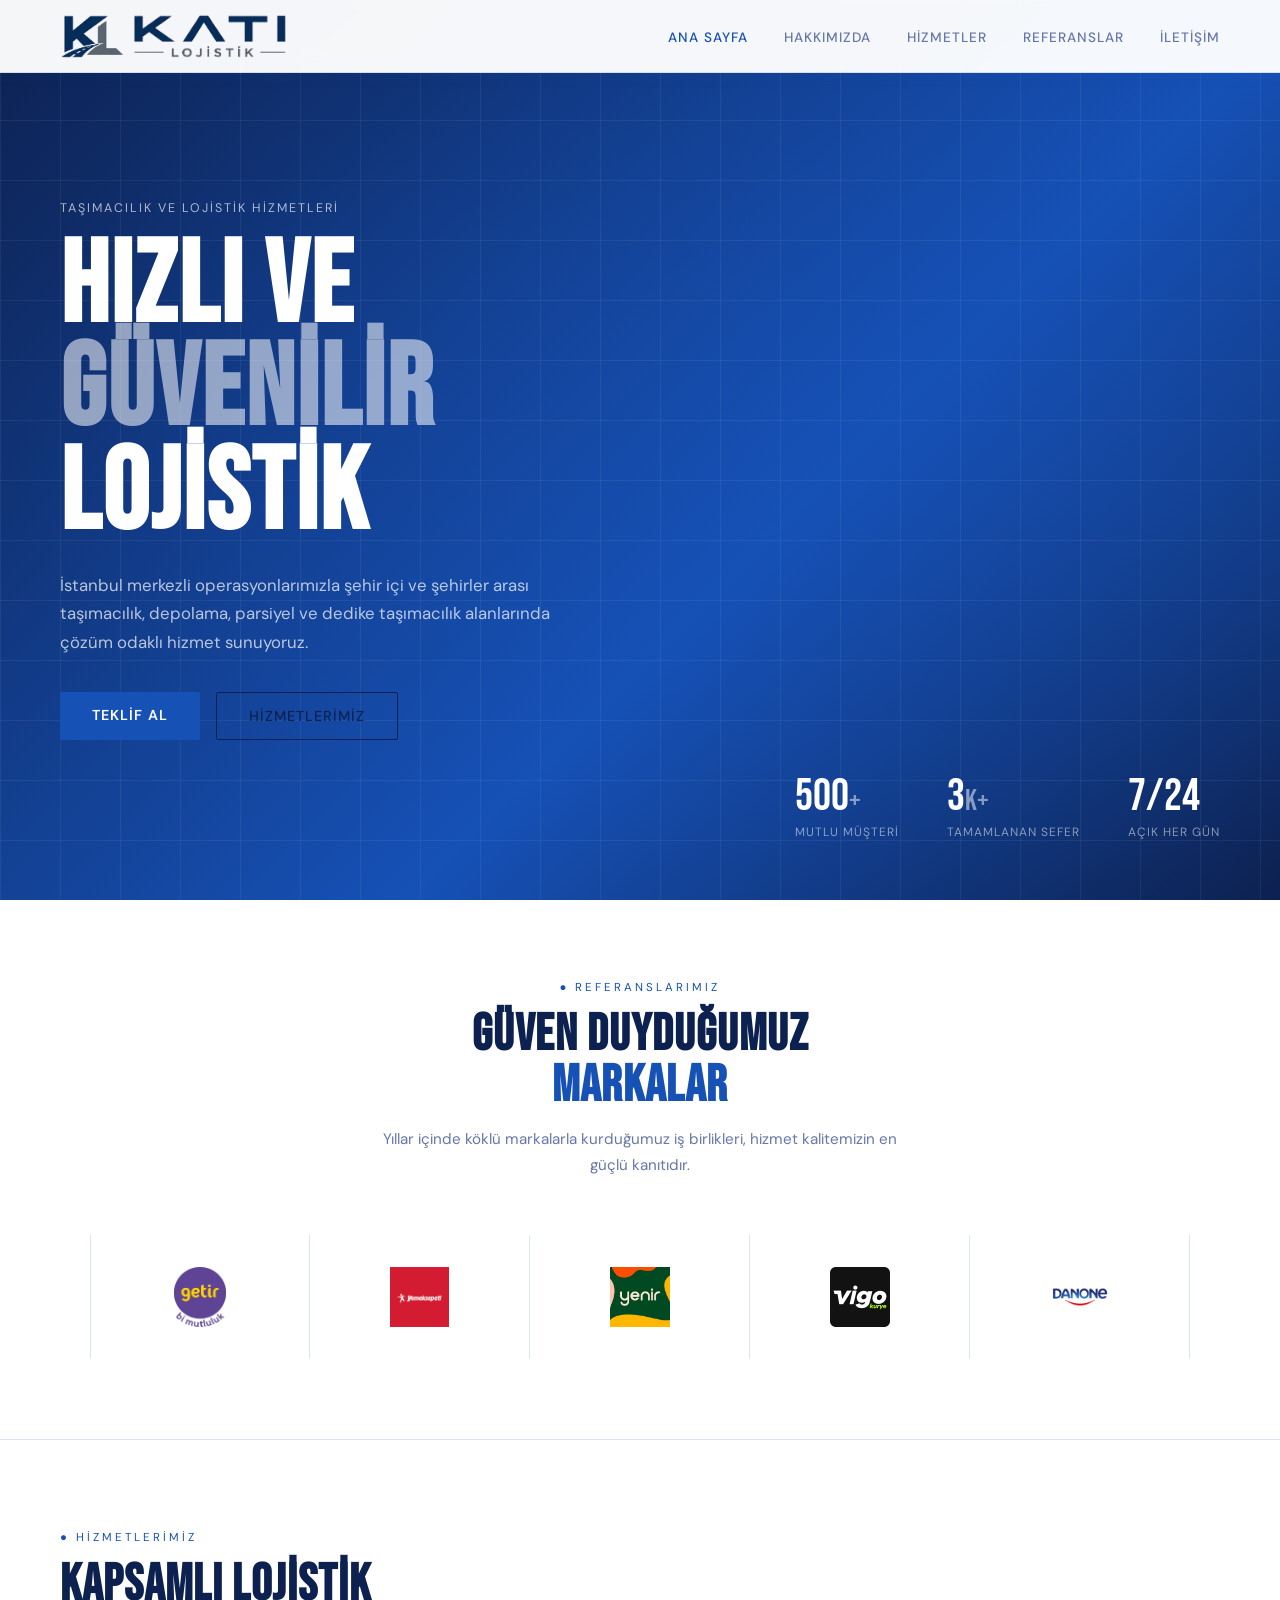
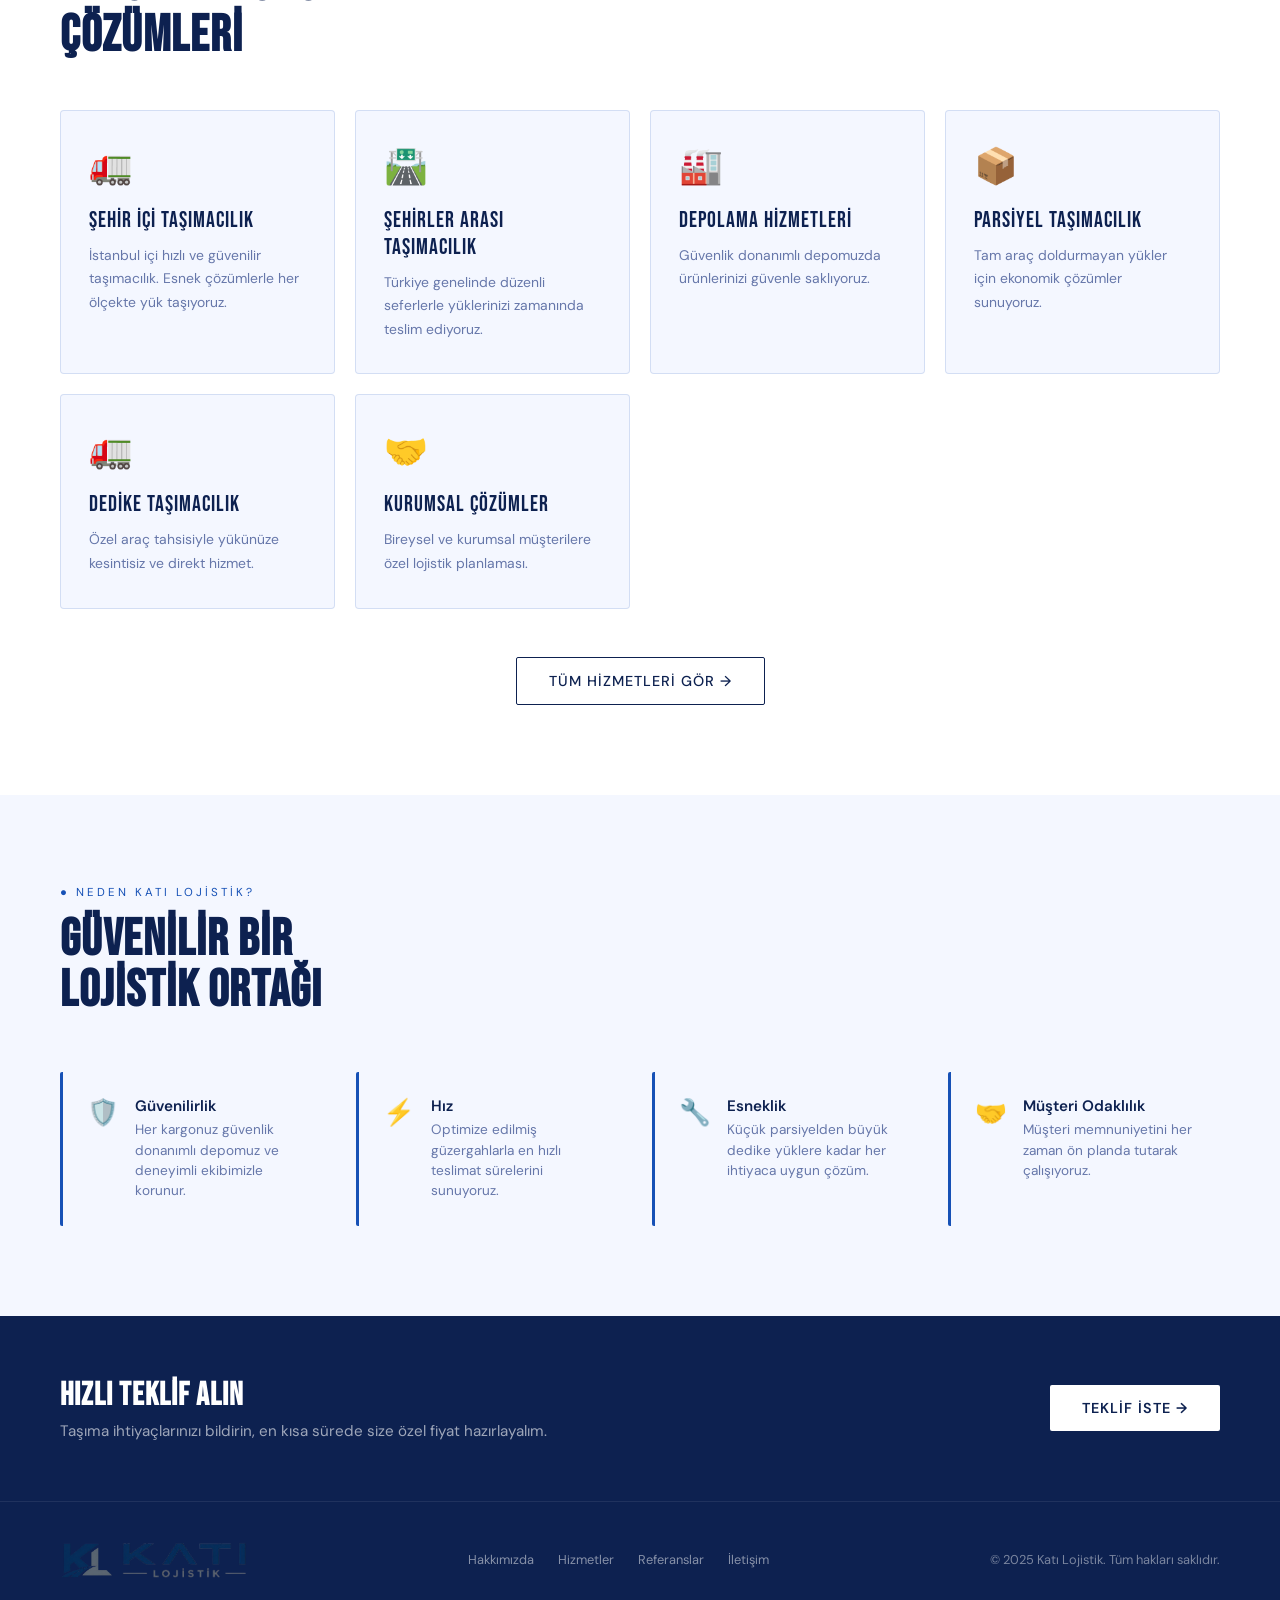
<file: index.html>
<!doctype html>
<html lang="tr">
  <head>
    <meta charset="UTF-8" />
    <meta name="viewport" content="width=device-width, initial-scale=1.0" />
    <title>Katı Lojistik – İstanbul Taşımacılık ve Lojistik Hizmetleri</title>
    <link
      rel="icon"
      type="image/x-icon"
      href="photos/main-kati-lojistik-logo.ico"
    />
    <meta
      name="description"
      content="Katı Lojistik; İstanbul Kartal'da şehir içi, şehirler arası, parsiyel ve dedike taşımacılık ile depolama hizmetleri sunan güvenilir lojistik firması. +90 542 293 5328"
    />
    <meta
      name="keywords"
      content="lojistik, taşımacılık, İstanbul lojistik, Kartal lojistik, Katı Lojistik, güvenilir lojistik firması"
    />
    <meta name="robots" content="index, follow" />
    <link rel="canonical" href="https://www.katilojistik.com/" />
    <meta
      property="og:title"
      content="Katı Lojistik – Güvenilir Taşımacılık ve Lojistik Hizmetleri"
    />
    <meta
      property="og:description"
      content="İstanbul merkezli taşımacılık ve depolama çözümleri. Hızlı, güvenilir, çözüm odaklı."
    />
    <meta property="og:type" content="website" />
    <meta property="og:url" content="https://www.katilojistik.com/" />
    <meta property="og:locale" content="tr_TR" />
    <script type="application/ld+json">
      {
        "@context": "https://schema.org",
        "@type": "LocalBusiness",
        "name": "Katı Lojistik",
        "description": "İstanbul merkezli taşımacılık ve lojistik hizmetleri",
        "url": "https://www.katilojistik.com",
        "telephone": "+905422935328",
        "email": "info@katilojistik.com",
        "address": {
          "@type": "PostalAddress",
          "streetAddress": "Karlıktepe, Göl Sk. No:8",
          "addressLocality": "Kartal",
          "addressRegion": "İstanbul",
          "postalCode": "34870",
          "addressCountry": "TR"
        },
        "openingHours": "Mo-Su 06:00-22:00",
        "sameAs": [
          "https://www.instagram.com/katilojistik/",
          "https://www.linkedin.com/in/efe-kati-13737024a/"
        ]
      }
    </script>
    <link rel="preconnect" href="https://fonts.googleapis.com" />

    <link rel="stylesheet" href="style.css" />
    <link
      href="https://fonts.googleapis.com/css2?family=Bebas+Neue&family=DM+Sans:wght@300;400;500;600&display=swap"
      rel="stylesheet"
    />
  </head>
  <body>
    <nav>
      <a href="index.html" class="nav-logo-group">
        <img src="photos/main-kati-lojistik-logo.png" alt="Katı Lojistik" />
        <img src="photos/wrt-kati-lojistik-logo.png" alt="Katı Lojistik" />
      </a>
      <ul>
        <li><a href="index.html" class="active">Ana Sayfa</a></li>
        <li><a href="hakkimizda.html">Hakkımızda</a></li>
        <li><a href="hizmetler.html">Hizmetler</a></li>
        <li><a href="referanslar.html">Referanslar</a></li>
        <li><a href="iletisim.html">İletişim</a></li>
      </ul>
    </nav>

    <!-- HERO -->
    <section id="hero">
      <div class="hero-bg"></div>
      <div class="hero-grid"></div>
      <div class="hero-content">
        <div class="hero-tag">Taşımacılık ve Lojistik Hizmetleri</div>
        <h1>HIZLI VE<br /><em>GÜVENİLİR</em><br />LOJİSTİK</h1>
        <p class="hero-sub">
          İstanbul merkezli operasyonlarımızla şehir içi ve şehirler arası
          taşımacılık, depolama, parsiyel ve dedike taşımacılık alanlarında
          çözüm odaklı hizmet sunuyoruz.
        </p>
        <div class="hero-ctas">
          <a href="iletisim.html" class="btn-primary">Teklif Al</a>
          <a href="hizmetler.html" class="btn-outline">Hizmetlerimiz</a>
        </div>
      </div>
      <div class="hero-stats">
        <div>
          <div class="stat-num">500<span>+</span></div>
          <div class="stat-label">Mutlu Müşteri</div>
        </div>
        <div>
          <div class="stat-num">3<span>K+</span></div>
          <div class="stat-label">Tamamlanan Sefer</div>
        </div>
        <div>
          <div class="stat-num">7/24</div>
          <div class="stat-label">Açık Her Gün</div>
        </div>
      </div>
    </section>
    <!-- REFERANSLARIMIZ -->
    <section id="referanslarimiz-strip">
      <div class="section-tag">● Referanslarımız</div>
      <h2>GÜVEN DUYDUĞUMUZ<br /><em>MARKALAR</em></h2>
      <p class="ref-strip-sub">
        Yıllar içinde köklü markalarla kurduğumuz iş birlikleri, hizmet
        kalitemizin en güçlü kanıtıdır.
      </p>
      <div class="ref-logos-strip">
        <div class="ref-logo-item">
          <img src="photos/getir.png" alt="Referans Marka 1" />
        </div>
        <div class="ref-logo-item">
          <img src="photos/yemeks.png" alt="Referans Marka 2" />
        </div>
        <div class="ref-logo-item">
          <img src="photos/yenir_logo.png" alt="Referans Marka 3" />
        </div>
        <div class="ref-logo-item">
          <img src="photos/vigo-logo.png" alt="Referans Marka 4" />
        </div>
        <div class="ref-logo-item">
          <img src="photos/danone-logo.png" alt="Referans Marka 5" />
        </div>
      </div>
    </section>
    <!-- HİZMETLER ÖNİZLEME -->
    <section id="hizmetler-onizleme">
      <div class="section-tag">● Hizmetlerimiz</div>
      <h2>KAPSAMLI LOJİSTİK<br />ÇÖZÜMLERİ</h2>
      <div class="services-grid">
        <a href="hizmetler.html#sehir-ici" class="service-card fade-up">
          <div class="service-icon">🚛</div>
          <div class="service-title">Şehir İçi Taşımacılık</div>
          <div class="service-desc">
            İstanbul içi hızlı ve güvenilir taşımacılık. Esnek çözümlerle her
            ölçekte yük taşıyoruz.
          </div>
        </a>
        <a href="hizmetler.html#sehirler-arasi" class="service-card fade-up">
          <div class="service-icon">🛣️</div>
          <div class="service-title">Şehirler Arası Taşımacılık</div>
          <div class="service-desc">
            Türkiye genelinde düzenli seferlerle yüklerinizi zamanında teslim
            ediyoruz.
          </div>
        </a>
        <a href="hizmetler.html#depolama" class="service-card fade-up">
          <div class="service-icon">🏭</div>
          <div class="service-title">Depolama Hizmetleri</div>
          <div class="service-desc">
            Güvenlik donanımlı depomuzda ürünlerinizi güvenle saklıyoruz.
          </div>
        </a>
        <a href="hizmetler.html#parsiyel" class="service-card fade-up">
          <div class="service-icon">📦</div>
          <div class="service-title">Parsiyel Taşımacılık</div>
          <div class="service-desc">
            Tam araç doldurmayan yükler için ekonomik çözümler sunuyoruz.
          </div>
        </a>
        <a href="hizmetler.html#dedike" class="service-card fade-up">
          <div class="service-icon">🚛</div>
          <div class="service-title">Dedike Taşımacılık</div>
          <div class="service-desc">
            Özel araç tahsisiyle yükünüze kesintisiz ve direkt hizmet.
          </div>
        </a>
        <a href="hizmetler.html#kurumsal" class="service-card fade-up">
          <div class="service-icon">🤝</div>
          <div class="service-title">Kurumsal Çözümler</div>
          <div class="service-desc">
            Bireysel ve kurumsal müşterilere özel lojistik planlaması.
          </div>
        </a>
      </div>
      <div class="services-footer">
        <a href="hizmetler.html" class="btn-outline">Tüm Hizmetleri Gör →</a>
      </div>
    </section>

    <!-- NEDEN BİZ -->
    <section id="neden-biz">
      <div class="section-tag">● Neden Katı Lojistik?</div>
      <h2>GÜVENİLİR BİR<br />LOJİSTİK ORTAĞI</h2>
      <div class="values-grid">
        <div class="value-item fade-up">
          <div class="value-icon">🛡️</div>
          <div>
            <div class="value-title">Güvenilirlik</div>
            <div class="value-desc">
              Her kargonuz güvenlik donanımlı depomuz ve deneyimli ekibimizle
              korunur.
            </div>
          </div>
        </div>
        <div class="value-item fade-up">
          <div class="value-icon">⚡</div>
          <div>
            <div class="value-title">Hız</div>
            <div class="value-desc">
              Optimize edilmiş güzergahlarla en hızlı teslimat sürelerini
              sunuyoruz.
            </div>
          </div>
        </div>
        <div class="value-item fade-up">
          <div class="value-icon">🔧</div>
          <div>
            <div class="value-title">Esneklik</div>
            <div class="value-desc">
              Küçük parsiyelden büyük dedike yüklere kadar her ihtiyaca uygun
              çözüm.
            </div>
          </div>
        </div>
        <div class="value-item fade-up">
          <div class="value-icon">🤝</div>
          <div>
            <div class="value-title">Müşteri Odaklılık</div>
            <div class="value-desc">
              Müşteri memnuniyetini her zaman ön planda tutarak çalışıyoruz.
            </div>
          </div>
        </div>
      </div>
    </section>

    <!-- CTA BAND -->
    <div class="cta-band">
      <div>
        <h3>HIZLI TEKLİF ALIN</h3>
        <p>
          Taşıma ihtiyaçlarınızı bildirin, en kısa sürede size özel fiyat
          hazırlayalım.
        </p>
      </div>
      <a href="iletisim.html" class="btn-dark">Teklif İste →</a>
    </div>

    <footer>
      <a href="index.html" class="nav-logo-group"
        ><img
          src="photos/main-kati-lojistik-logo.png"
          alt="Katı Lojistik" /><img
          src="photos/wrt-kati-lojistik-logo.png"
          alt="Katı Lojistik"
      /></a>
      <div class="footer-links">
        <a href="hakkimizda.html">Hakkımızda</a>
        <a href="hizmetler.html">Hizmetler</a>
        <a href="referanslar.html">Referanslar</a>
        <a href="iletisim.html">İletişim</a>
      </div>
      <p>© 2025 Katı Lojistik. Tüm hakları saklıdır.</p>
    </footer>

    <script>
      const obs = new IntersectionObserver(
        (entries) =>
          entries.forEach((e) => {
            if (e.isIntersecting) e.target.classList.add("visible");
          }),
        { threshold: 0.1 },
      );
      document.querySelectorAll(".fade-up").forEach((el) => obs.observe(el));
    </script>
  </body>
</html>
</file>
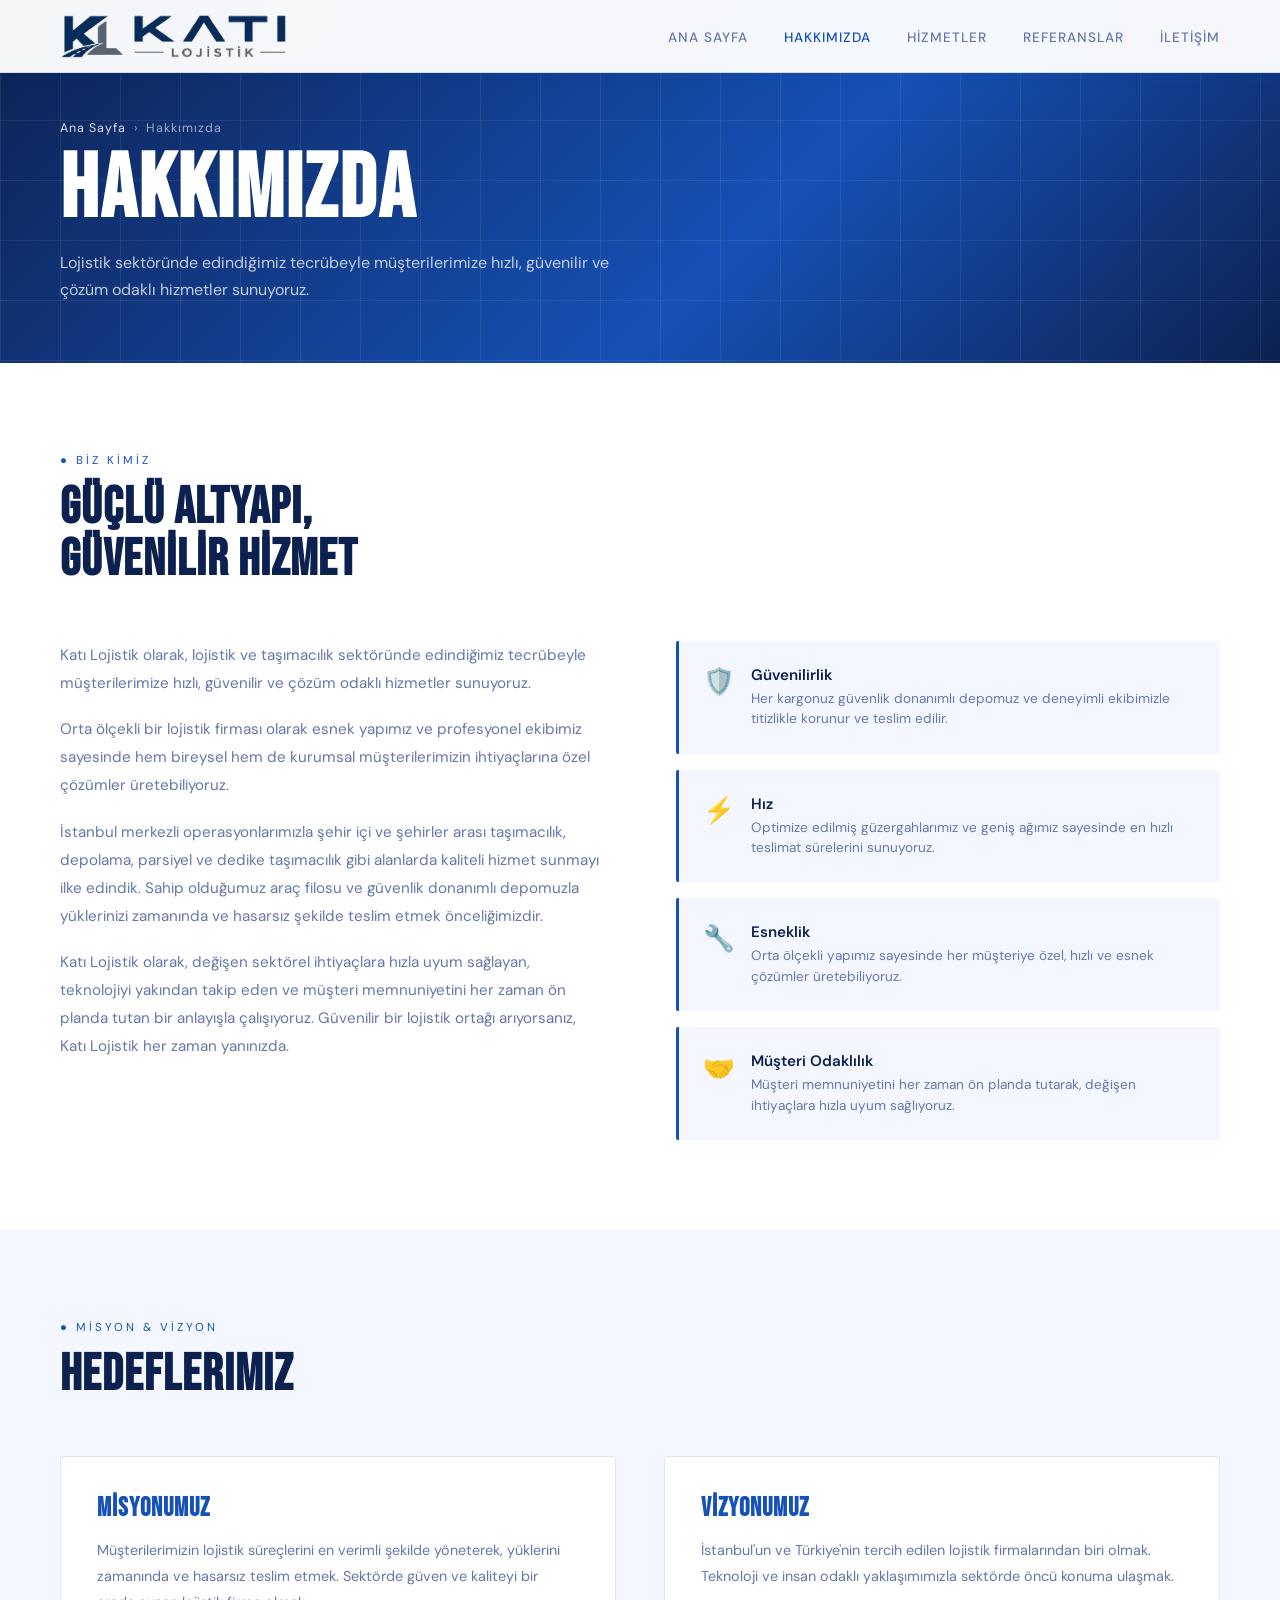
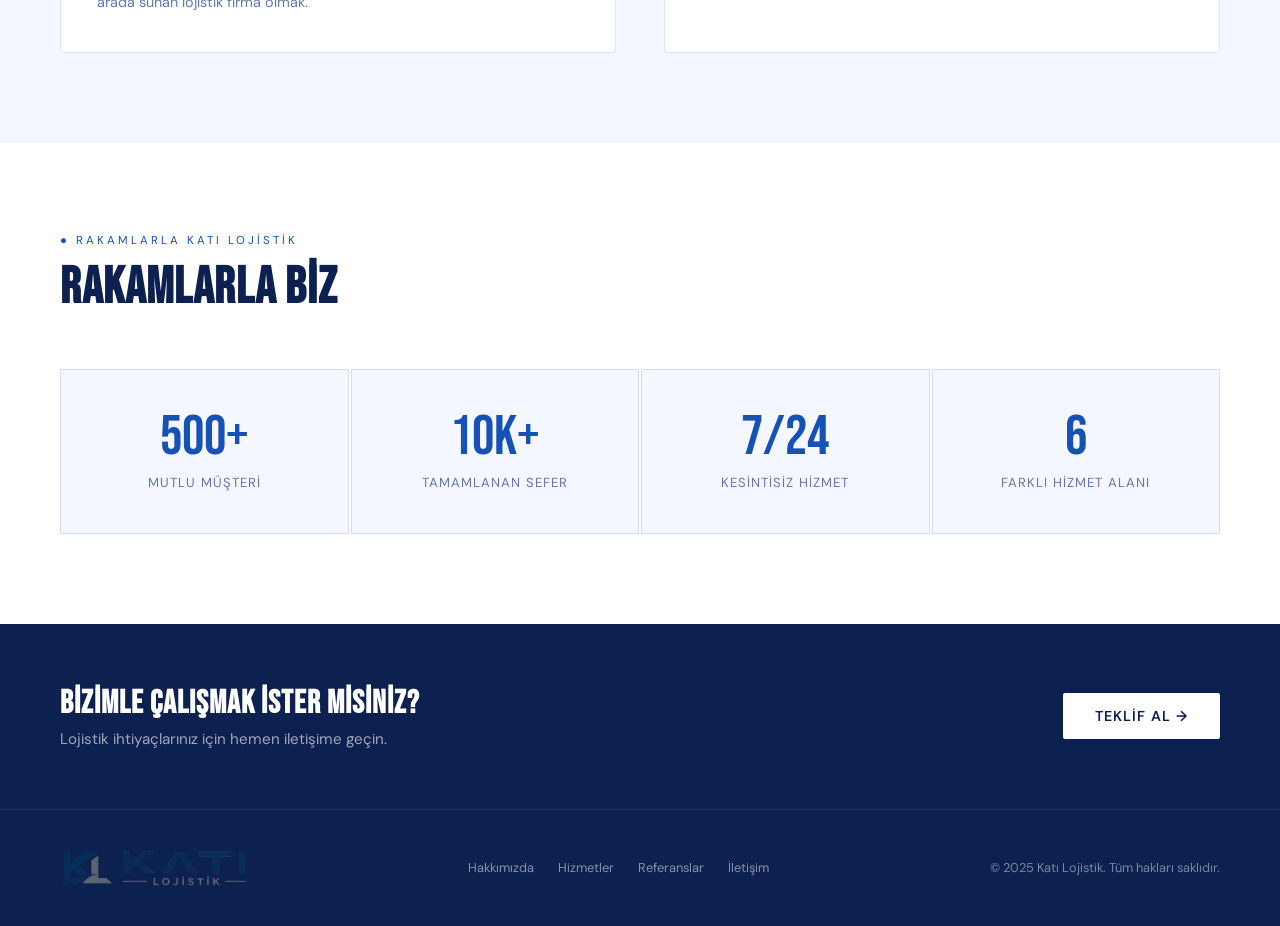
<file: hakkimizda.html>
<!doctype html>
<html lang="tr">
  <head>
    <meta charset="UTF-8" />
    <meta name="viewport" content="width=device-width, initial-scale=1.0" />
    <title>Hakkımızda – Katı Lojistik | İstanbul Lojistik Firması</title>
    <link
      rel="icon"
      type="image/x-icon"
      href="photos/main-kati-lojistik-logo.ico"
    />
    <meta
      name="description"
      content="Katı Lojistik hakkında bilgi edinin. İstanbul Kartal merkezli, esnek yapısı ve profesyonel ekibiyle hem bireysel hem kurumsal müşterilere hizmet sunan lojistik firması."
    />
    <meta
      name="keywords"
      content="Katı Lojistik hakkında, İstanbul lojistik firması, kurumsal lojistik, profesyonel taşımacılık"
    />
    <meta name="robots" content="index, follow" />
    <link rel="canonical" href="https://www.katilojistik.com/hakkimizda.html" />
    <meta property="og:title" content="Hakkımızda – Katı Lojistik" />
    <meta
      property="og:description"
      content="İstanbul merkezli güvenilir lojistik ve taşımacılık firması Katı Lojistik hakkında bilgi edinin."
    />
    <meta property="og:type" content="website" />
    <meta
      property="og:url"
      content="https://www.katilojistik.com/hakkimizda.html"
    />
    <link rel="preconnect" href="https://fonts.googleapis.com" />

    <link rel="stylesheet" href="style.css" />
    <link
      href="https://fonts.googleapis.com/css2?family=Bebas+Neue&family=DM+Sans:wght@300;400;500;600&display=swap"
      rel="stylesheet"
    />
  </head>
  <body>
    <nav>
      <a href="index.html" class="nav-logo-group">
        <img src="photos/main-kati-lojistik-logo.png" alt="Katı Lojistik" />
        <img src="photos/wrt-kati-lojistik-logo.png" alt="Katı Lojistik" />
      </a>
      <ul>
        <li><a href="index.html">Ana Sayfa</a></li>
        <li><a href="hakkimizda.html" class="active">Hakkımızda</a></li>
        <li><a href="hizmetler.html">Hizmetler</a></li>
        <li><a href="referanslar.html">Referanslar</a></li>
        <li><a href="iletisim.html">İletişim</a></li>
      </ul>
    </nav>

    <div class="page-hero">
      <div class="page-hero-grid"></div>
      <div class="page-hero-content">
        <div class="breadcrumb">
          <a href="index.html">Ana Sayfa</a><span>›</span>Hakkımızda
        </div>
        <h1>HAKKIMIZDA</h1>
        <p>
          Lojistik sektöründe edindiğimiz tecrübeyle müşterilerimize hızlı,
          güvenilir ve çözüm odaklı hizmetler sunuyoruz.
        </p>
      </div>
    </div>

    <!-- HAKKIMIZDA -->
    <section class="about-section">
      <div class="section-tag">● Biz Kimiz</div>
      <h2>GÜÇLÜ ALTYAPI,<br />GÜVENİLİR HİZMET</h2>
      <div class="about-grid">
        <div class="about-text">
          <p>
            Katı Lojistik olarak, lojistik ve taşımacılık sektöründe edindiğimiz
            tecrübeyle müşterilerimize hızlı, güvenilir ve çözüm odaklı
            hizmetler sunuyoruz.
          </p>
          <p>
            Orta ölçekli bir lojistik firması olarak esnek yapımız ve
            profesyonel ekibimiz sayesinde hem bireysel hem de kurumsal
            müşterilerimizin ihtiyaçlarına özel çözümler üretebiliyoruz.
          </p>
          <p>
            İstanbul merkezli operasyonlarımızla şehir içi ve şehirler arası
            taşımacılık, depolama, parsiyel ve dedike taşımacılık gibi alanlarda
            kaliteli hizmet sunmayı ilke edindik. Sahip olduğumuz araç filosu ve
            güvenlik donanımlı depomuzla yüklerinizi zamanında ve hasarsız
            şekilde teslim etmek önceliğimizdir.
          </p>
          <p>
            Katı Lojistik olarak, değişen sektörel ihtiyaçlara hızla uyum
            sağlayan, teknolojiyi yakından takip eden ve müşteri memnuniyetini
            her zaman ön planda tutan bir anlayışla çalışıyoruz. Güvenilir bir
            lojistik ortağı arıyorsanız, Katı Lojistik her zaman yanınızda.
          </p>
        </div>
        <div class="about-values">
          <div class="value-item fade-up">
            <div class="value-icon">🛡️</div>
            <div>
              <div class="value-title">Güvenilirlik</div>
              <div class="value-desc">
                Her kargonuz güvenlik donanımlı depomuz ve deneyimli ekibimizle
                titizlikle korunur ve teslim edilir.
              </div>
            </div>
          </div>
          <div class="value-item fade-up">
            <div class="value-icon">⚡</div>
            <div>
              <div class="value-title">Hız</div>
              <div class="value-desc">
                Optimize edilmiş güzergahlarımız ve geniş ağımız sayesinde en
                hızlı teslimat sürelerini sunuyoruz.
              </div>
            </div>
          </div>
          <div class="value-item fade-up">
            <div class="value-icon">🔧</div>
            <div>
              <div class="value-title">Esneklik</div>
              <div class="value-desc">
                Orta ölçekli yapımız sayesinde her müşteriye özel, hızlı ve
                esnek çözümler üretebiliyoruz.
              </div>
            </div>
          </div>
          <div class="value-item fade-up">
            <div class="value-icon">🤝</div>
            <div>
              <div class="value-title">Müşteri Odaklılık</div>
              <div class="value-desc">
                Müşteri memnuniyetini her zaman ön planda tutarak, değişen
                ihtiyaçlara hızla uyum sağlıyoruz.
              </div>
            </div>
          </div>
        </div>
      </div>
    </section>

    <!-- MİSYON & VİZYON -->
    <section class="mission-section">
      <div class="section-tag">● Misyon & Vizyon</div>
      <h2>HEDEFLERIMIZ</h2>
      <div class="mission-grid">
        <div class="mission-card fade-up">
          <h3>Misyonumuz</h3>
          <p>
            Müşterilerimizin lojistik süreçlerini en verimli şekilde yöneterek,
            yüklerini zamanında ve hasarsız teslim etmek. Sektörde güven ve
            kaliteyi bir arada sunan lojistik firma olmak.
          </p>
        </div>
        <div class="mission-card fade-up">
          <h3>Vizyonumuz</h3>
          <p>
            İstanbul'un ve Türkiye'nin tercih edilen lojistik firmalarından biri
            olmak. Teknoloji ve insan odaklı yaklaşımımızla sektörde öncü konuma
            ulaşmak.
          </p>
        </div>
      </div>
    </section>

    <!-- RAKAMLARLA BİZ -->
    <section class="team-section">
      <div class="section-tag">● Rakamlarla Katı Lojistik</div>
      <h2>RAKAMLARLA BİZ</h2>
      <div class="stats-row">
        <div class="stat-box fade-up">
          <div class="stat-box-num">500+</div>
          <div class="stat-box-label">Mutlu Müşteri</div>
        </div>
        <div class="stat-box fade-up">
          <div class="stat-box-num">10K+</div>
          <div class="stat-box-label">Tamamlanan Sefer</div>
        </div>
        <div class="stat-box fade-up">
          <div class="stat-box-num">7/24</div>
          <div class="stat-box-label">Kesintisiz Hizmet</div>
        </div>
        <div class="stat-box fade-up">
          <div class="stat-box-num">6</div>
          <div class="stat-box-label">Farklı Hizmet Alanı</div>
        </div>
      </div>
    </section>

    <div class="cta-band">
      <div>
        <h3>BİZİMLE ÇALIŞMAK İSTER MİSİNİZ?</h3>
        <p>Lojistik ihtiyaçlarınız için hemen iletişime geçin.</p>
      </div>
      <a href="iletisim.html" class="btn-dark">Teklif Al →</a>
    </div>

    <footer>
      <a href="index.html" class="nav-logo-group"
        ><img
          src="photos/main-kati-lojistik-logo.png"
          alt="Katı Lojistik" /><img
          src="photos/wrt-kati-lojistik-logo.png"
          alt="Katı Lojistik"
      /></a>
      <div class="footer-links">
        <a href="hakkimizda.html">Hakkımızda</a>
        <a href="hizmetler.html">Hizmetler</a>
        <a href="referanslar.html">Referanslar</a>
        <a href="iletisim.html">İletişim</a>
      </div>
      <p>© 2025 Katı Lojistik. Tüm hakları saklıdır.</p>
    </footer>

    <script>
      const obs = new IntersectionObserver(
        (entries) =>
          entries.forEach((e) => {
            if (e.isIntersecting) e.target.classList.add("visible");
          }),
        { threshold: 0.1 },
      );
      document.querySelectorAll(".fade-up").forEach((el) => obs.observe(el));
    </script>
  </body>
</html>
</file>
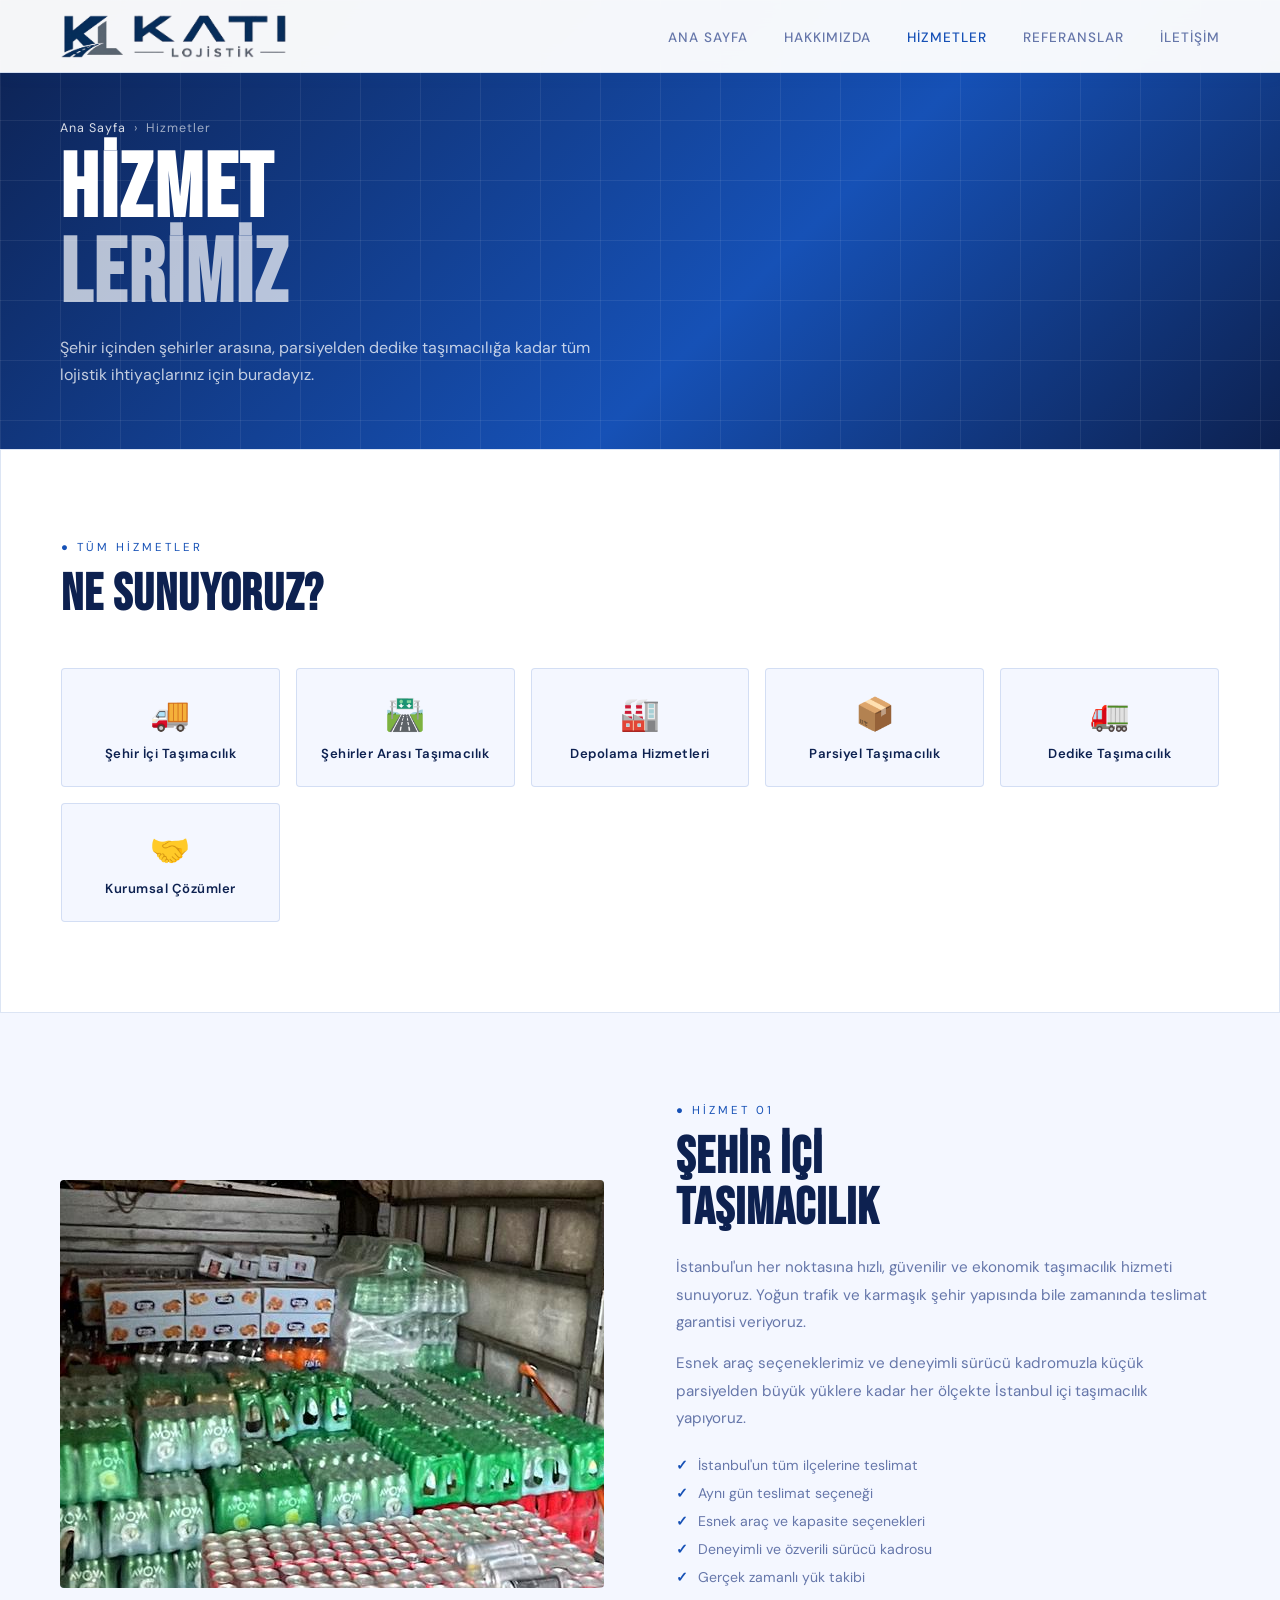
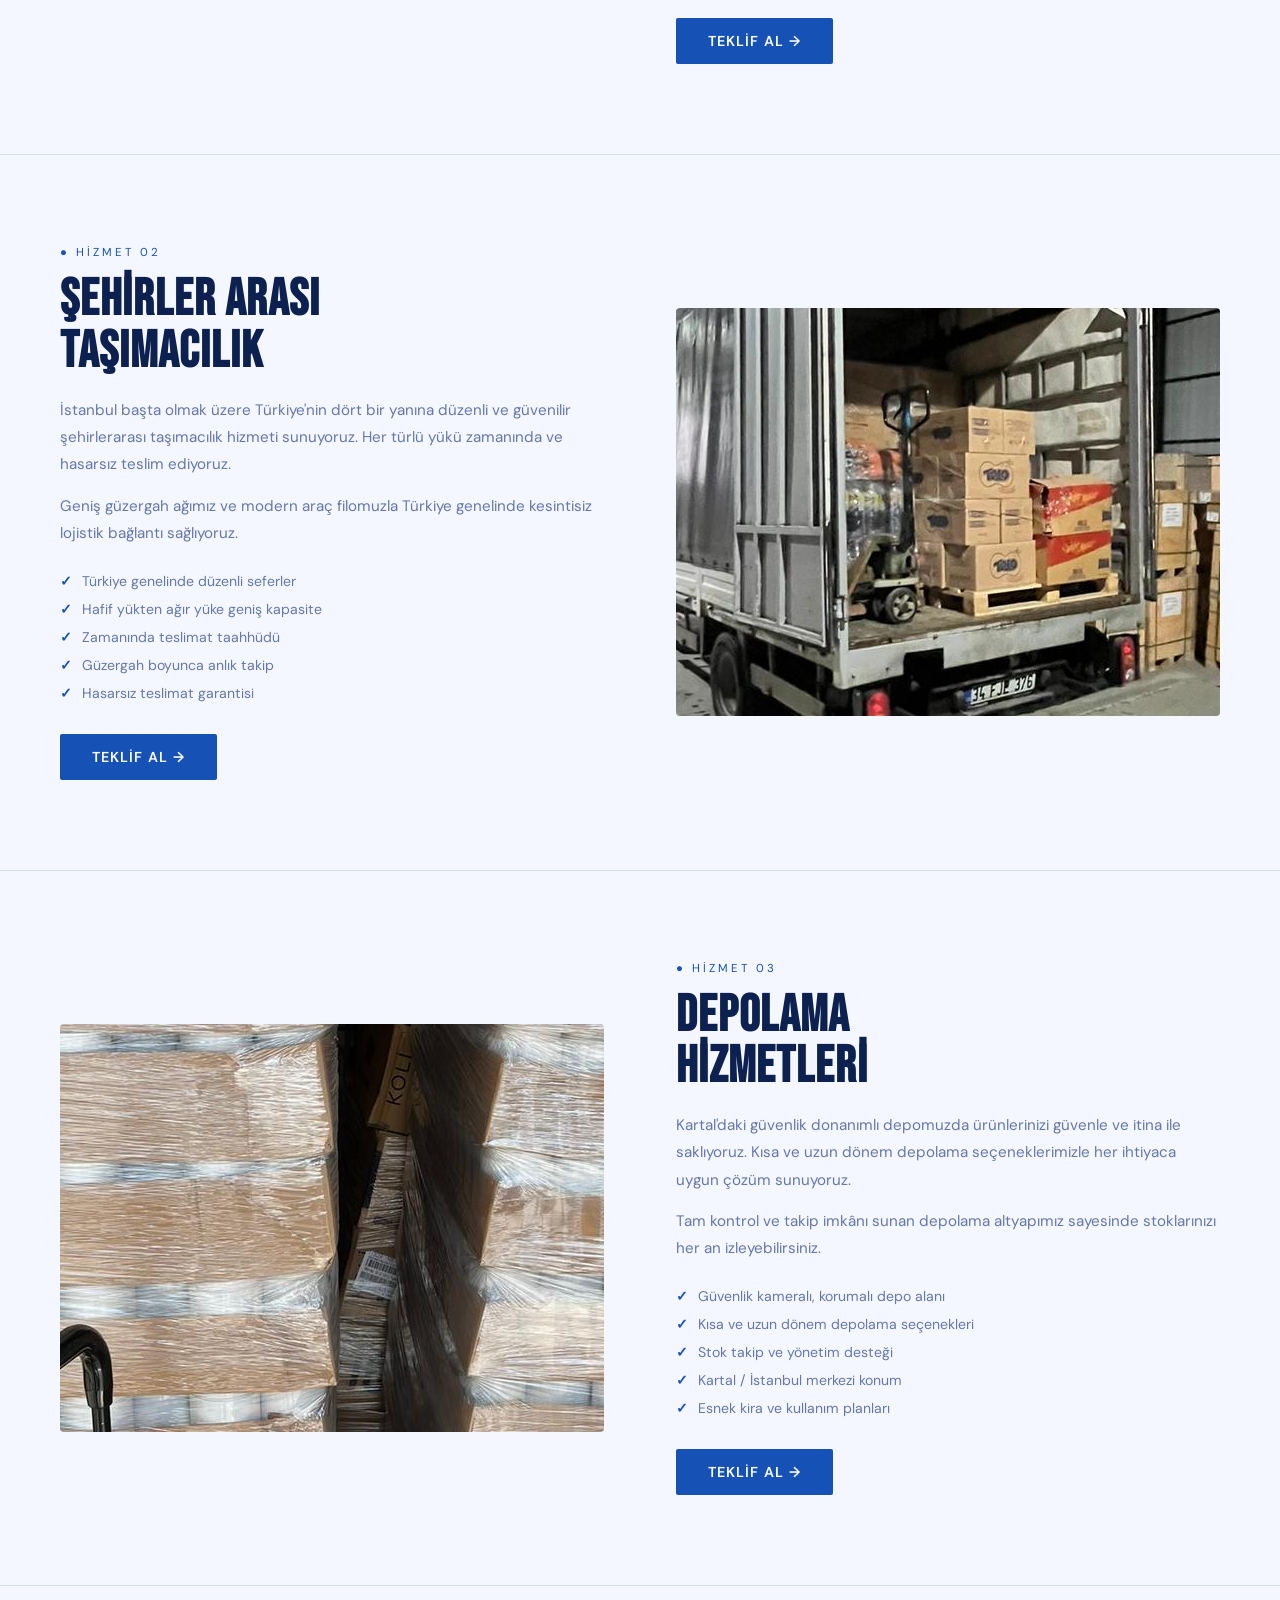
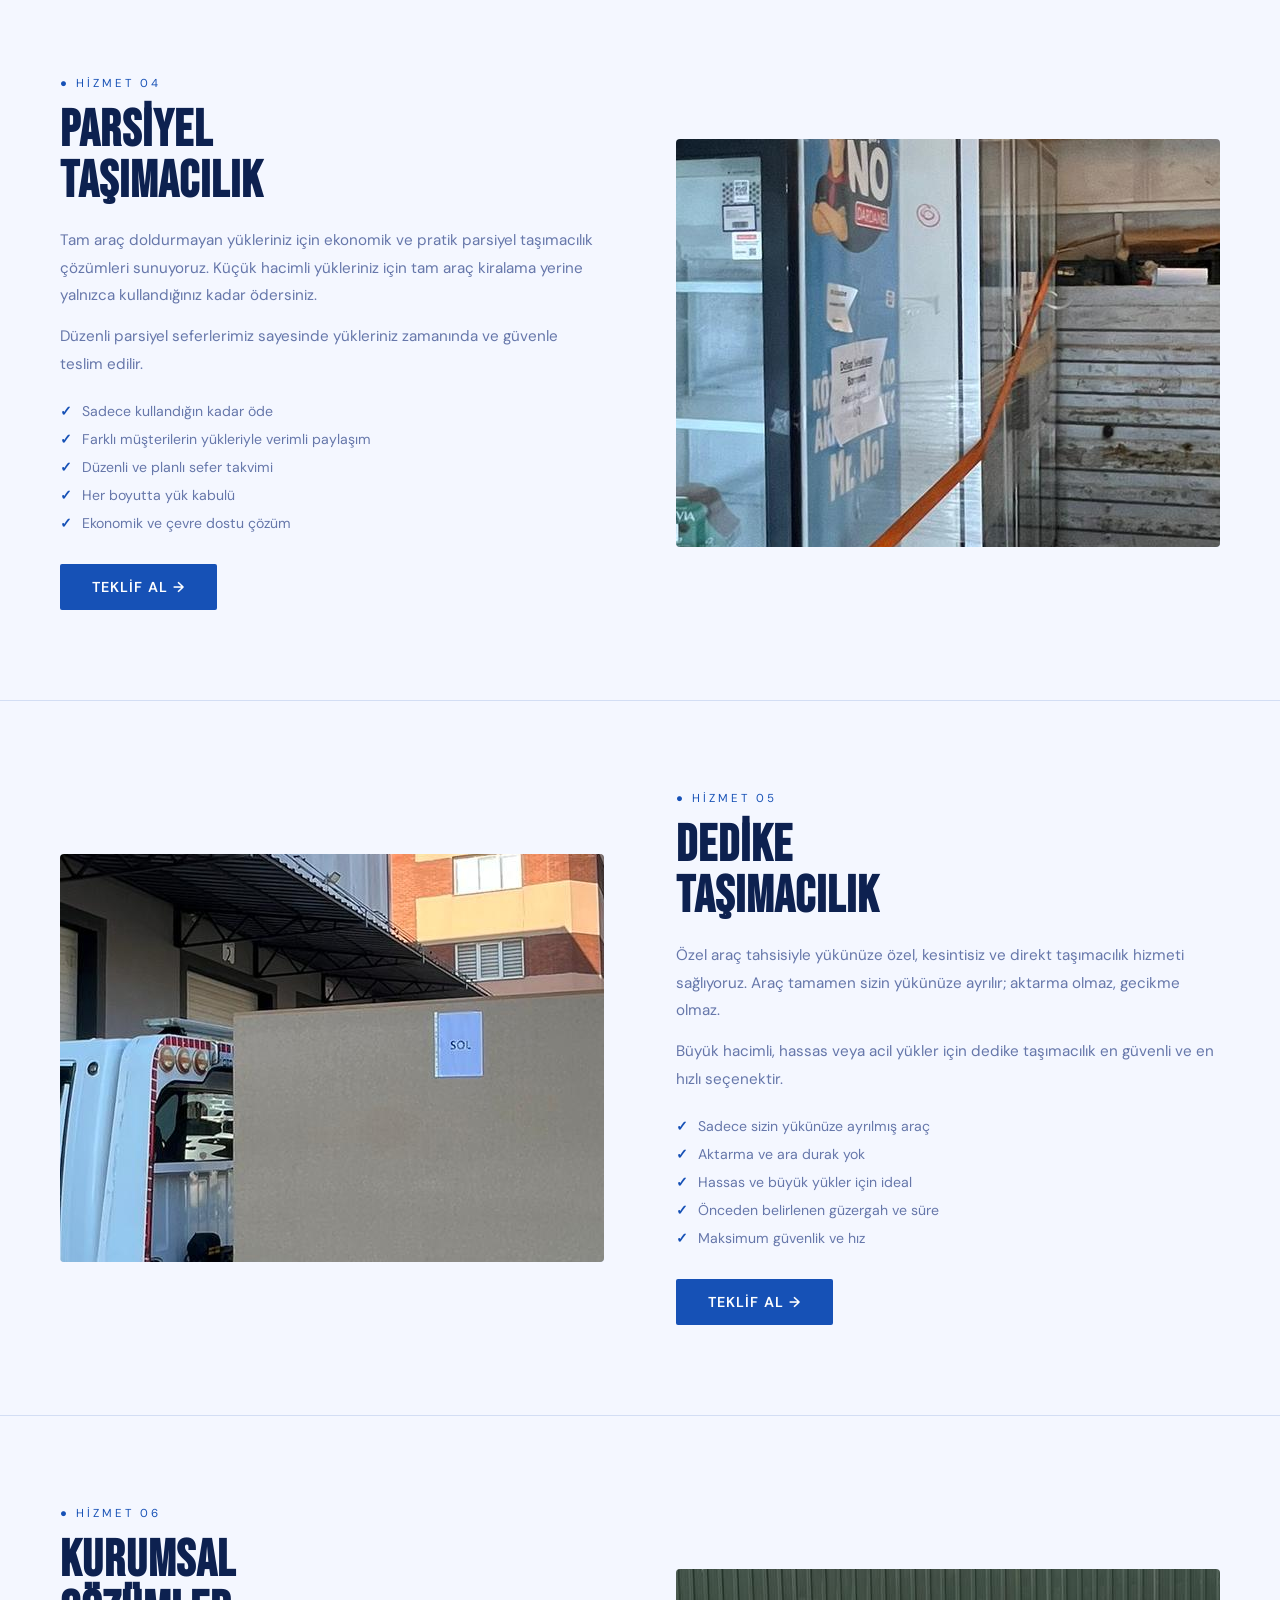
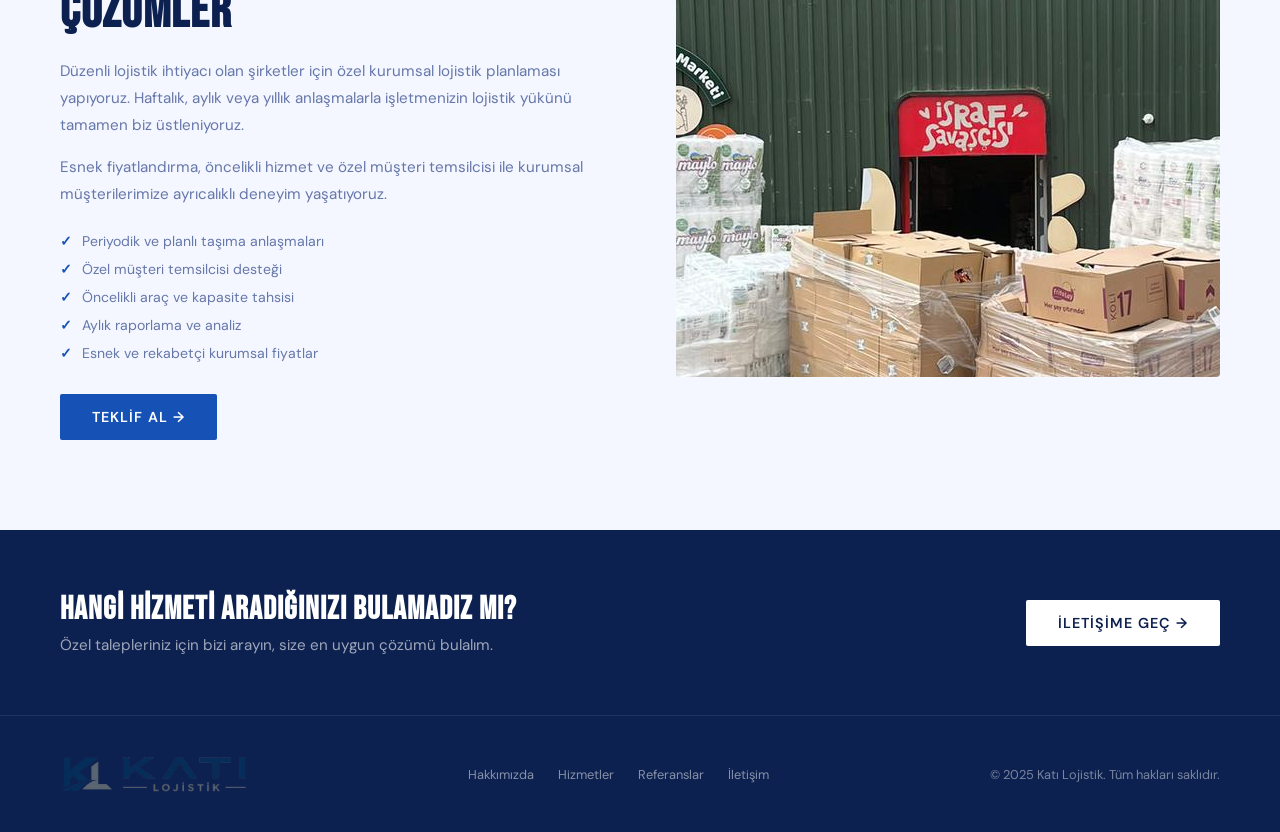
<file: hizmetler.html>
<!doctype html>
<html lang="tr">
  <head>
    <meta charset="UTF-8" />
    <meta name="viewport" content="width=device-width, initial-scale=1.0" />
    <title>
      Hizmetlerimiz – Katı Lojistik | Taşımacılık, Depolama, Parsiyel, Dedike
    </title>
    <link
      rel="icon"
      type="image/x-icon"
      href="photos/main-kati-lojistik-logo.ico"
    />
    <meta
      name="description"
      content="Katı Lojistik hizmetleri: İstanbul şehir içi taşımacılık, şehirler arası taşımacılık, depolama, parsiyel taşımacılık, dedike taşımacılık ve kurumsal lojistik çözümleri."
    />
    <meta
      name="keywords"
      content="İstanbul taşımacılık, şehir içi taşımacılık, şehirler arası taşımacılık, parsiyel taşımacılık, dedike taşımacılık, depolama hizmetleri, kurumsal lojistik"
    />
    <meta name="robots" content="index, follow" />
    <link rel="canonical" href="https://www.katilojistik.com/hizmetler.html" />
    <meta property="og:title" content="Hizmetlerimiz – Katı Lojistik" />
    <meta
      property="og:description"
      content="Şehir içi, şehirler arası, parsiyel, dedike taşımacılık ve depolama hizmetleri."
    />
    <meta property="og:type" content="website" />
    <meta
      property="og:url"
      content="https://www.katilojistik.com/hizmetler.html"
    />
    <script type="application/ld+json">
      {
        "@context": "https://schema.org",
        "@type": "Service",
        "serviceType": "Lojistik ve Taşımacılık",
        "provider": {
          "@type": "LocalBusiness",
          "name": "Katı Lojistik",
          "telephone": "+905422935328",
          "address": {
            "@type": "PostalAddress",
            "streetAddress": "Karlıktepe, Göl Sk. No:8",
            "addressLocality": "Kartal",
            "addressRegion": "İstanbul",
            "postalCode": "34870",
            "addressCountry": "TR"
          }
        },
        "areaServed": "İstanbul, Türkiye",
        "hasOfferCatalog": {
          "@type": "OfferCatalog",
          "name": "Lojistik Hizmetleri",
          "itemListElement": [
            {
              "@type": "Offer",
              "itemOffered": {
                "@type": "Service",
                "name": "Şehir İçi Taşımacılık"
              }
            },
            {
              "@type": "Offer",
              "itemOffered": {
                "@type": "Service",
                "name": "Şehirler Arası Taşımacılık"
              }
            },
            {
              "@type": "Offer",
              "itemOffered": {
                "@type": "Service",
                "name": "Depolama Hizmetleri"
              }
            },
            {
              "@type": "Offer",
              "itemOffered": {
                "@type": "Service",
                "name": "Parsiyel Taşımacılık"
              }
            },
            {
              "@type": "Offer",
              "itemOffered": {
                "@type": "Service",
                "name": "Dedike Taşımacılık"
              }
            },
            {
              "@type": "Offer",
              "itemOffered": {
                "@type": "Service",
                "name": "Kurumsal Lojistik Çözümleri"
              }
            }
          ]
        }
      }
    </script>
    <link rel="preconnect" href="https://fonts.googleapis.com" />

    <link rel="stylesheet" href="style.css" />
    <link
      href="https://fonts.googleapis.com/css2?family=Bebas+Neue&family=DM+Sans:wght@300;400;500;600&display=swap"
      rel="stylesheet"
    />
  </head>
  <body>
    <nav>
      <a href="index.html" class="nav-logo-group">
        <img src="photos/main-kati-lojistik-logo.png" alt="Katı Lojistik" />
        <img src="photos/wrt-kati-lojistik-logo.png" alt="Katı Lojistik" />
      </a>
      <ul>
        <li><a href="index.html">Ana Sayfa</a></li>
        <li><a href="hakkimizda.html">Hakkımızda</a></li>
        <li><a href="hizmetler.html" class="active">Hizmetler</a></li>
        <li><a href="referanslar.html">Referanslar</a></li>
        <li><a href="iletisim.html">İletişim</a></li>
      </ul>
    </nav>

    <div class="page-hero">
      <div class="page-hero-grid"></div>
      <div class="page-hero-content">
        <div class="breadcrumb">
          <a href="index.html">Ana Sayfa</a><span>›</span>Hizmetler
        </div>
        <h1>HİZMET<br /><em>LERİMİZ</em></h1>
        <p>
          Şehir içinden şehirler arasına, parsiyelden dedike taşımacılığa kadar
          tüm lojistik ihtiyaçlarınız için buradayız.
        </p>
      </div>
    </div>

    <!-- Hızlı Genel Bakış -->
    <section class="services-overview">
      <div class="section-tag">● Tüm Hizmetler</div>
      <h2>NE SUNUYORUZ?</h2>
      <div class="services-quick-grid">
        <a href="photos/sehir-ici1.jpeg" class="quick-card"
          ><div class="quick-card-icon">🚚</div>
          <div class="quick-card-title">Şehir İçi Taşımacılık</div></a
        >
        <a href="photos/sehirlerarasi1.jpeg" class="quick-card"
          ><div class="quick-card-icon">🛣️</div>
          <div class="quick-card-title">Şehirler Arası Taşımacılık</div></a
        >
        <a href="photos/depolama1.jpeg" class="quick-card"
          ><div class="quick-card-icon">🏭</div>
          <div class="quick-card-title">Depolama Hizmetleri</div></a
        >
        <a href="photos/parsiyel1.jpeg" class="quick-card"
          ><div class="quick-card-icon">📦</div>
          <div class="quick-card-title">Parsiyel Taşımacılık</div></a
        >
        <a href="photos/dedike1.jpeg" class="quick-card"
          ><div class="quick-card-icon">🚛</div>
          <div class="quick-card-title">Dedike Taşımacılık</div></a
        >
        <a href="photos/kurumsal1.jpeg" class="quick-card"
          ><div class="quick-card-icon">🤝</div>
          <div class="quick-card-title">Kurumsal Çözümler</div></a
        >
      </div>
    </section>

    <!-- ŞEHİR İÇİ -->
    <section id="sehir-ici" class="hizmet-section">
      <div class="hizmet-grid">
        <div class="hizmet-visual fade-up">
          <div class="photo-placeholder">
            <svg
              width="48"
              height="48"
              viewBox="0 0 24 24"
              fill="none"
              stroke="currentColor"
              stroke-width="1.5"
            >
              <rect x="3" y="3" width="18" height="18" rx="2" />
              <circle cx="8.5" cy="8.5" r="1.5" />
              <path d="M21 15l-5-5L5 21" />
            </svg>
            <img src="photos/sehir-ici1.jpeg" alt="Kati Lojistik Logo" />
          </div>
        </div>
        <div class="hizmet-text">
          <div class="section-tag">● Hizmet 01</div>
          <h2>ŞEHİR İÇİ<br />TAŞIMACILIK</h2>
          <p>
            İstanbul'un her noktasına hızlı, güvenilir ve ekonomik taşımacılık
            hizmeti sunuyoruz. Yoğun trafik ve karmaşık şehir yapısında bile
            zamanında teslimat garantisi veriyoruz.
          </p>
          <p>
            Esnek araç seçeneklerimiz ve deneyimli sürücü kadromuzla küçük
            parsiyelden büyük yüklere kadar her ölçekte İstanbul içi taşımacılık
            yapıyoruz.
          </p>
          <ul class="hizmet-features">
            <li>İstanbul'un tüm ilçelerine teslimat</li>
            <li>Aynı gün teslimat seçeneği</li>
            <li>Esnek araç ve kapasite seçenekleri</li>
            <li>Deneyimli ve özverili sürücü kadrosu</li>
            <li>Gerçek zamanlı yük takibi</li>
          </ul>
          <a href="iletisim.html" class="btn-primary">Teklif Al →</a>
        </div>
      </div>
    </section>

    <!-- ŞEHİRLER ARASI -->
    <section id="sehirler-arasi" class="hizmet-section">
      <div class="hizmet-grid reverse">
        <div class="hizmet-visual fade-up">
          <div class="photo-placeholder">
            <svg
              width="48"
              height="48"
              viewBox="0 0 24 24"
              fill="none"
              stroke="currentColor"
              stroke-width="1.5"
            >
              <rect x="3" y="3" width="18" height="18" rx="2" />
              <circle cx="8.5" cy="8.5" r="1.5" />
              <path d="M21 15l-5-5L5 21" />
            </svg>
            <img src="photos/sehirlerarasi1.jpeg" alt="Kati Lojistik Logo" />
          </div>
        </div>
        <div class="hizmet-text">
          <div class="section-tag">● Hizmet 02</div>
          <h2>ŞEHİRLER ARASI<br />TAŞIMACILIK</h2>
          <p>
            İstanbul başta olmak üzere Türkiye'nin dört bir yanına düzenli ve
            güvenilir şehirlerarası taşımacılık hizmeti sunuyoruz. Her türlü
            yükü zamanında ve hasarsız teslim ediyoruz.
          </p>
          <p>
            Geniş güzergah ağımız ve modern araç filomuzla Türkiye genelinde
            kesintisiz lojistik bağlantı sağlıyoruz.
          </p>
          <ul class="hizmet-features">
            <li>Türkiye genelinde düzenli seferler</li>
            <li>Hafif yükten ağır yüke geniş kapasite</li>
            <li>Zamanında teslimat taahhüdü</li>
            <li>Güzergah boyunca anlık takip</li>
            <li>Hasarsız teslimat garantisi</li>
          </ul>
          <a href="iletisim.html" class="btn-primary">Teklif Al →</a>
        </div>
      </div>
    </section>

    <!-- DEPOLAMA -->
    <section id="depolama" class="hizmet-section">
      <div class="hizmet-grid">
        <div class="hizmet-visual fade-up">
          <div class="photo-placeholder">
            <svg
              width="48"
              height="48"
              viewBox="0 0 24 24"
              fill="none"
              stroke="currentColor"
              stroke-width="1.5"
            >
              <rect x="3" y="3" width="18" height="18" rx="2" />
              <circle cx="8.5" cy="8.5" r="1.5" />
              <path d="M21 15l-5-5L5 21" />
            </svg>
            <img src="photos/depolama1.jpeg" alt="Kati Lojistik Logo" />
          </div>
        </div>
        <div class="hizmet-text">
          <div class="section-tag">● Hizmet 03</div>
          <h2>DEPOLAMA<br />HİZMETLERİ</h2>
          <p>
            Kartal'daki güvenlik donanımlı depomuzda ürünlerinizi güvenle ve
            itina ile saklıyoruz. Kısa ve uzun dönem depolama seçeneklerimizle
            her ihtiyaca uygun çözüm sunuyoruz.
          </p>
          <p>
            Tam kontrol ve takip imkânı sunan depolama altyapımız sayesinde
            stoklarınızı her an izleyebilirsiniz.
          </p>
          <ul class="hizmet-features">
            <li>Güvenlik kameralı, korumalı depo alanı</li>
            <li>Kısa ve uzun dönem depolama seçenekleri</li>
            <li>Stok takip ve yönetim desteği</li>
            <li>Kartal / İstanbul merkezi konum</li>
            <li>Esnek kira ve kullanım planları</li>
          </ul>
          <a href="iletisim.html" class="btn-primary">Teklif Al →</a>
        </div>
      </div>
    </section>

    <!-- PARSİYEL -->
    <section id="parsiyel" class="hizmet-section">
      <div class="hizmet-grid reverse">
        <div class="hizmet-visual fade-up">
          <div class="photo-placeholder">
            <svg
              width="48"
              height="48"
              viewBox="0 0 24 24"
              fill="none"
              stroke="currentColor"
              stroke-width="1.5"
            >
              <rect x="3" y="3" width="18" height="18" rx="2" />
              <circle cx="8.5" cy="8.5" r="1.5" />
              <path d="M21 15l-5-5L5 21" />
            </svg>
            <img src="photos/parsiyel1.jpeg" alt="Kati Lojistik Logo" />
          </div>
        </div>
        <div class="hizmet-text">
          <div class="section-tag">● Hizmet 04</div>
          <h2>PARSİYEL<br />TAŞIMACILIK</h2>
          <p>
            Tam araç doldurmayan yükleriniz için ekonomik ve pratik parsiyel
            taşımacılık çözümleri sunuyoruz. Küçük hacimli yükleriniz için tam
            araç kiralama yerine yalnızca kullandığınız kadar ödersiniz.
          </p>
          <p>
            Düzenli parsiyel seferlerimiz sayesinde yükleriniz zamanında ve
            güvenle teslim edilir.
          </p>
          <ul class="hizmet-features">
            <li>Sadece kullandığın kadar öde</li>
            <li>Farklı müşterilerin yükleriyle verimli paylaşım</li>
            <li>Düzenli ve planlı sefer takvimi</li>
            <li>Her boyutta yük kabulü</li>
            <li>Ekonomik ve çevre dostu çözüm</li>
          </ul>
          <a href="iletisim.html" class="btn-primary">Teklif Al →</a>
        </div>
      </div>
    </section>

    <!-- DEDİKE -->
    <section id="dedike" class="hizmet-section">
      <div class="hizmet-grid">
        <div class="hizmet-visual fade-up">
          <div class="photo-placeholder">
            <svg
              width="48"
              height="48"
              viewBox="0 0 24 24"
              fill="none"
              stroke="currentColor"
              stroke-width="1.5"
            >
              <rect x="3" y="3" width="18" height="18" rx="2" />
              <circle cx="8.5" cy="8.5" r="1.5" />
              <path d="M21 15l-5-5L5 21" />
            </svg>
            <img src="photos/dedike1.jpeg" alt="Kati Lojistik Logo" />
          </div>
        </div>
        <div class="hizmet-text">
          <div class="section-tag">● Hizmet 05</div>
          <h2>DEDİKE<br />TAŞIMACILIK</h2>
          <p>
            Özel araç tahsisiyle yükünüze özel, kesintisiz ve direkt taşımacılık
            hizmeti sağlıyoruz. Araç tamamen sizin yükünüze ayrılır; aktarma
            olmaz, gecikme olmaz.
          </p>
          <p>
            Büyük hacimli, hassas veya acil yükler için dedike taşımacılık en
            güvenli ve en hızlı seçenektir.
          </p>
          <ul class="hizmet-features">
            <li>Sadece sizin yükünüze ayrılmış araç</li>
            <li>Aktarma ve ara durak yok</li>
            <li>Hassas ve büyük yükler için ideal</li>
            <li>Önceden belirlenen güzergah ve süre</li>
            <li>Maksimum güvenlik ve hız</li>
          </ul>
          <a href="iletisim.html" class="btn-primary">Teklif Al →</a>
        </div>
      </div>
    </section>

    <!-- KURUMSAL -->
    <section id="kurumsal" class="hizmet-section">
      <div class="hizmet-grid reverse">
        <div class="hizmet-visual fade-up">
          <div class="photo-placeholder">
            <svg
              width="48"
              height="48"
              viewBox="0 0 24 24"
              fill="none"
              stroke="currentColor"
              stroke-width="1.5"
            >
              <rect x="3" y="3" width="18" height="18" rx="2" />
              <circle cx="8.5" cy="8.5" r="1.5" />
              <path d="M21 15l-5-5L5 21" />
            </svg>
            <img src="photos/kurumsal1.jpeg" alt="Kati Lojistik Logo" />
          </div>
        </div>
        <div class="hizmet-text">
          <div class="section-tag">● Hizmet 06</div>
          <h2>KURUMSAL<br />ÇÖZÜMLER</h2>
          <p>
            Düzenli lojistik ihtiyacı olan şirketler için özel kurumsal lojistik
            planlaması yapıyoruz. Haftalık, aylık veya yıllık anlaşmalarla
            işletmenizin lojistik yükünü tamamen biz üstleniyoruz.
          </p>
          <p>
            Esnek fiyatlandırma, öncelikli hizmet ve özel müşteri temsilcisi ile
            kurumsal müşterilerimize ayrıcalıklı deneyim yaşatıyoruz.
          </p>
          <ul class="hizmet-features">
            <li>Periyodik ve planlı taşıma anlaşmaları</li>
            <li>Özel müşteri temsilcisi desteği</li>
            <li>Öncelikli araç ve kapasite tahsisi</li>
            <li>Aylık raporlama ve analiz</li>
            <li>Esnek ve rekabetçi kurumsal fiyatlar</li>
          </ul>
          <a href="iletisim.html" class="btn-primary">Teklif Al →</a>
        </div>
      </div>
    </section>

    <div class="cta-band">
      <div>
        <h3>HANGİ HİZMETİ ARADIĞINIZI BULAMADIZ MI?</h3>
        <p>Özel talepleriniz için bizi arayın, size en uygun çözümü bulalım.</p>
      </div>
      <a href="iletisim.html" class="btn-dark">İletişime Geç →</a>
    </div>

    <footer>
      <a href="index.html" class="nav-logo-group"
        ><img
          src="photos/main-kati-lojistik-logo.png"
          alt="Katı Lojistik" /><img
          src="photos/wrt-kati-lojistik-logo.png"
          alt="Katı Lojistik"
      /></a>
      <div class="footer-links">
        <a href="hakkimizda.html">Hakkımızda</a>
        <a href="hizmetler.html">Hizmetler</a>
        <a href="referanslar.html">Referanslar</a>
        <a href="iletisim.html">İletişim</a>
      </div>
      <p>© 2025 Katı Lojistik. Tüm hakları saklıdır.</p>
    </footer>

    <script>
      const obs = new IntersectionObserver(
        (entries) =>
          entries.forEach((e) => {
            if (e.isIntersecting) e.target.classList.add("visible");
          }),
        { threshold: 0.1 },
      );
      document.querySelectorAll(".fade-up").forEach((el) => obs.observe(el));
    </script>
  </body>
</html>
</file>
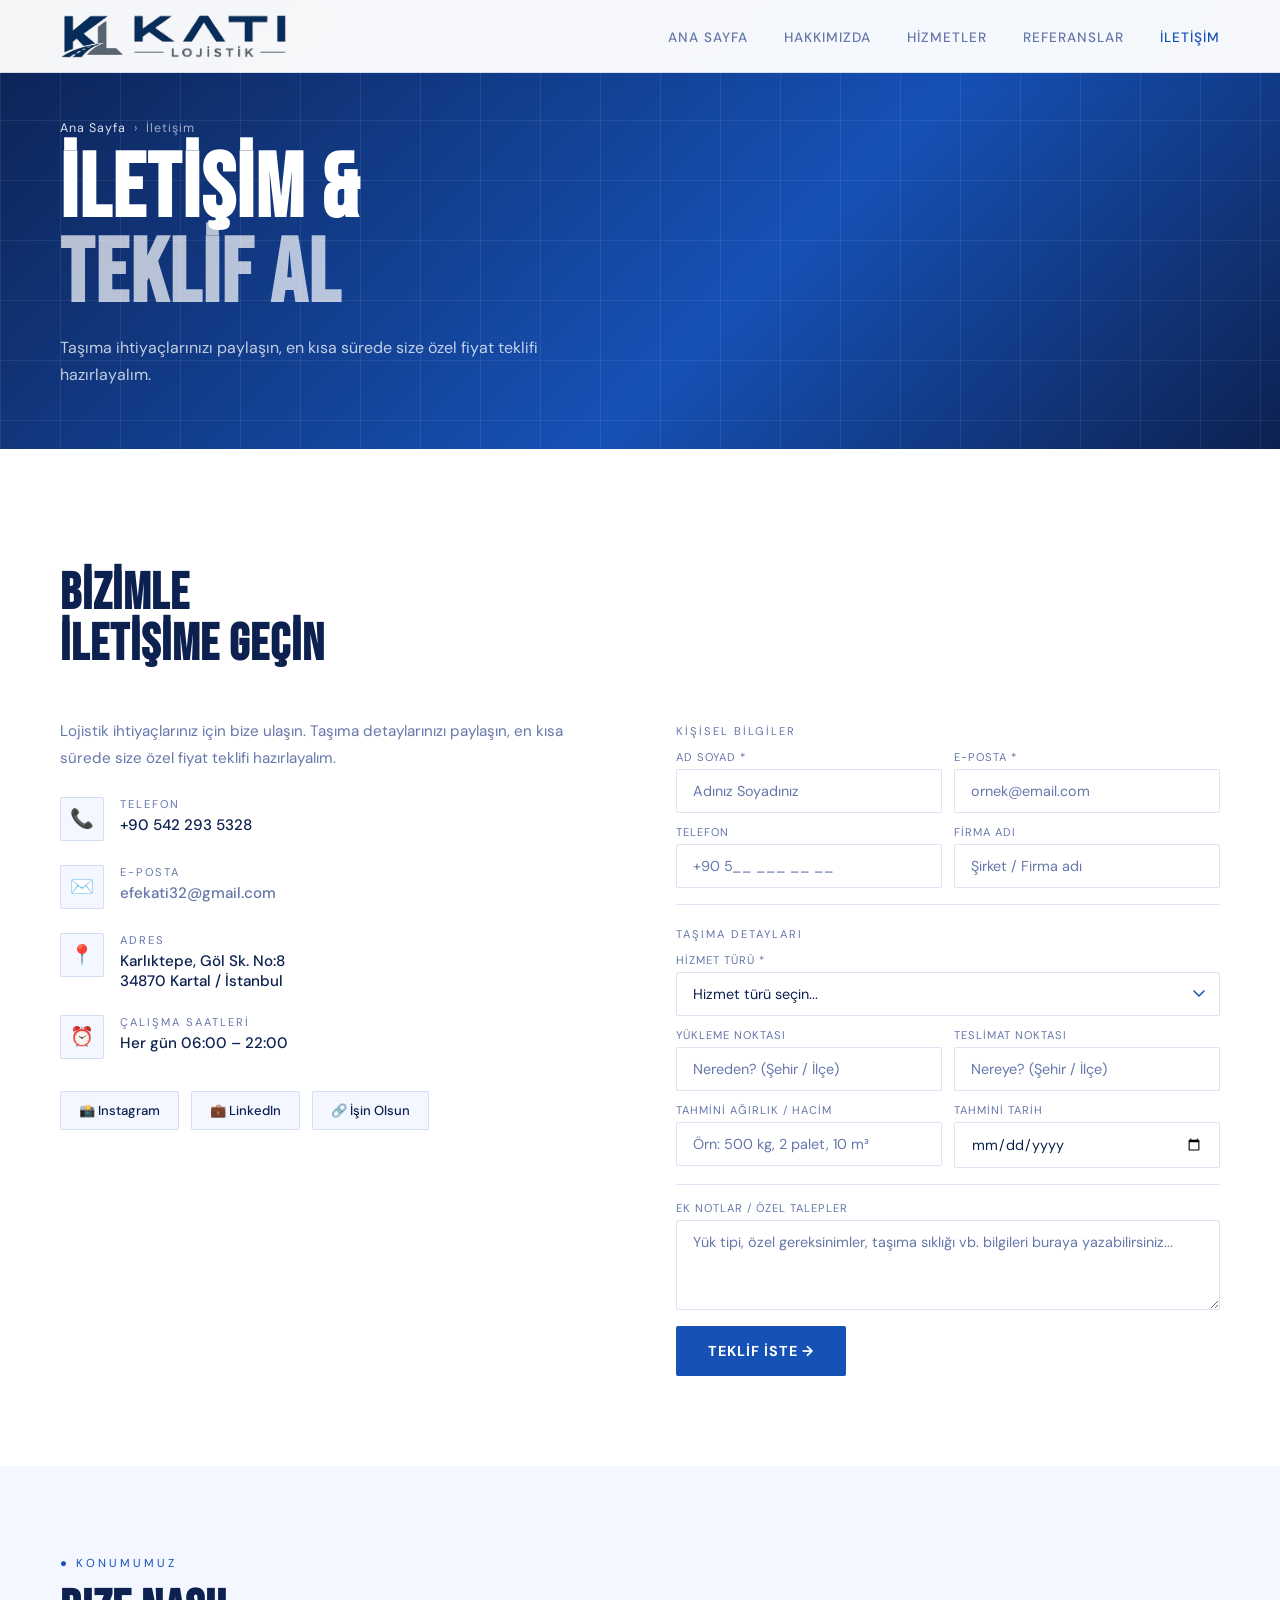
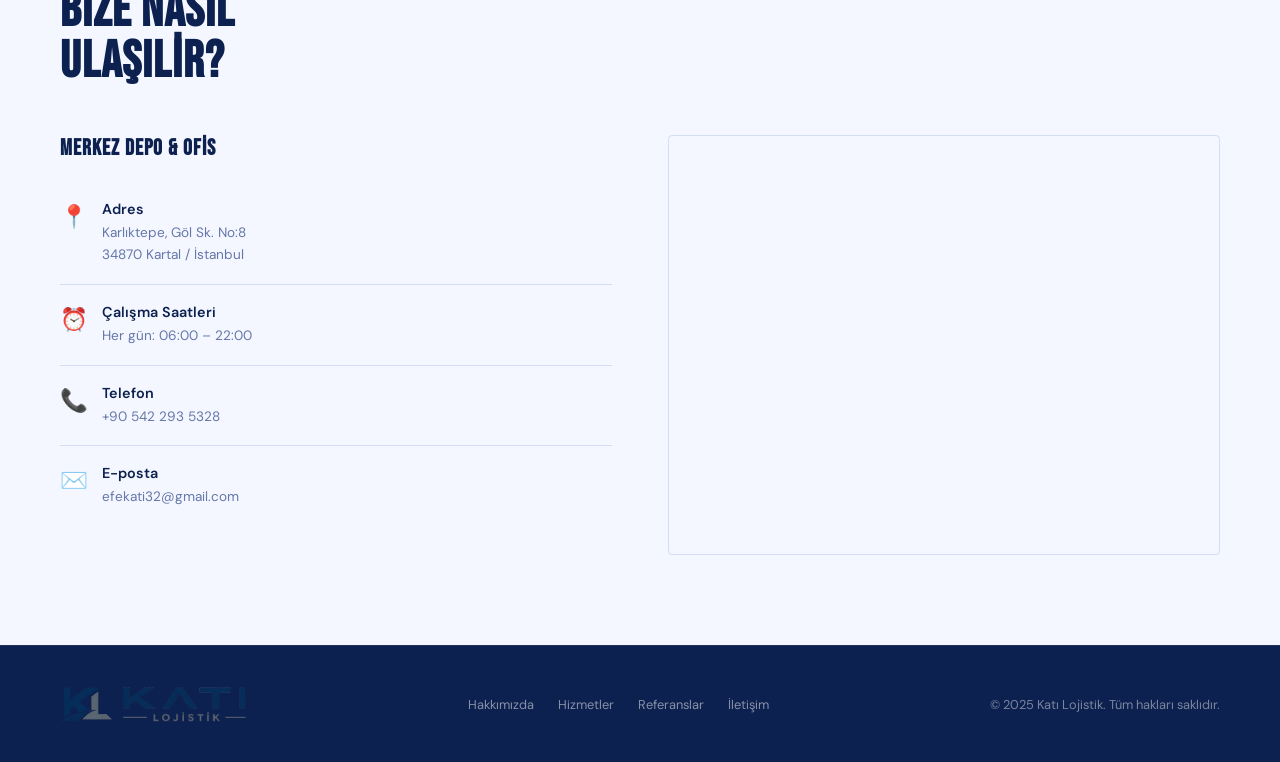
<file: iletisim.html>
<!doctype html>
<html lang="tr">
  <head>
    <meta charset="UTF-8" />
    <meta name="viewport" content="width=device-width, initial-scale=1.0" />
    <title>İletişim & Teklif Al – Katı Lojistik | +90 542 293 5328</title>
    <link
      rel="icon"
      type="image/x-icon"
      href="photos/main-kati-lojistik-logo.ico"
    />
    <meta
      name="description"
      content="Katı Lojistik ile iletişime geçin. Adres: Karlıktepe, Göl Sk. No:8, 34870 Kartal/İstanbul. Tel: +90 542 293 5328. Her gün 06:00-22:00 hizmetinizdeyiz."
    />
    <meta
      name="keywords"
      content="Katı Lojistik iletişim, lojistik teklif, taşımacılık fiyatı, Kartal lojistik iletişim, İstanbul taşımacılık teklif"
    />
    <meta name="robots" content="index, follow" />
    <link rel="canonical" href="https://www.katilojistik.com/iletisim.html" />
    <meta property="og:title" content="İletişim – Katı Lojistik" />
    <meta
      property="og:description"
      content="Katı Lojistik ile iletişime geçin. +90 542 293 5328 – Her gün 06:00-22:00"
    />
    <meta property="og:type" content="website" />
    <meta
      property="og:url"
      content="https://www.katilojistik.com/iletisim.html"
    />
    <link rel="preconnect" href="https://fonts.googleapis.com" />

    <link rel="stylesheet" href="style.css" />
    <link
      href="https://fonts.googleapis.com/css2?family=Bebas+Neue&family=DM+Sans:wght@300;400;500;600&display=swap"
      rel="stylesheet"
    />
  </head>
  <body>
    <nav>
      <a href="index.html" class="nav-logo-group">
        <img src="photos/main-kati-lojistik-logo.png" alt="Katı Lojistik" />
        <img src="photos/wrt-kati-lojistik-logo.png" alt="Katı Lojistik" />
      </a>
      <ul>
        <li><a href="index.html">Ana Sayfa</a></li>
        <li><a href="hakkimizda.html">Hakkımızda</a></li>
        <li><a href="hizmetler.html">Hizmetler</a></li>
        <li><a href="referanslar.html">Referanslar</a></li>
        <li><a href="iletisim.html" class="active">İletişim</a></li>
      </ul>
    </nav>

    <div class="page-hero">
      <div class="page-hero-grid"></div>
      <div class="page-hero-content">
        <div class="breadcrumb">
          <a href="index.html">Ana Sayfa</a><span>›</span>İletişim
        </div>
        <h1>İLETİŞİM &<br /><em>TEKLİF AL</em></h1>
        <p>
          Taşıma ihtiyaçlarınızı paylaşın, en kısa sürede size özel fiyat
          teklifi hazırlayalım.
        </p>
      </div>
    </div>

    <!-- İLETİŞİM FORMU -->
    <section class="contact-section">
      <div class="section-tag" style="color: rgba(255, 255, 255, 0.6)">
        ● Teklif Al & İletişim
      </div>
      <h2>BİZİMLE<br />İLETİŞİME GEÇİN</h2>
      <div class="iletisim-grid">
        <div class="contact-info-block">
          <p>
            Lojistik ihtiyaçlarınız için bize ulaşın. Taşıma detaylarınızı
            paylaşın, en kısa sürede size özel fiyat teklifi hazırlayalım.
          </p>
          <div class="contact-item">
            <div class="contact-icon-box">📞</div>
            <div>
              <div class="contact-label">Telefon</div>
              <div class="contact-val">
                <a href="tel:+905422935328">+90 542 293 5328</a>
              </div>
            </div>
          </div>
          <div class="contact-item">
            <div class="contact-icon-box">✉️</div>
            <div>
              <div class="contact-label">E-posta</div>
              <div class="contact-val">
                <a
                  href="mailto:mdfmarketi@gmail.com"
                  style="color: var(--gray); text-decoration: none"
                >
                  efekati32@gmail.com
                </a>
              </div>
            </div>
          </div>
          <div class="contact-item">
            <div class="contact-icon-box">📍</div>
            <div>
              <div class="contact-label">Adres</div>
              <div class="contact-val">
                Karlıktepe, Göl Sk. No:8<br />34870 Kartal / İstanbul
              </div>
            </div>
          </div>
          <div class="contact-item">
            <div class="contact-icon-box">⏰</div>
            <div>
              <div class="contact-label">Çalışma Saatleri</div>
              <div class="contact-val">Her gün 06:00 – 22:00</div>
            </div>
          </div>
          <div class="social-links">
            <a
              href="https://www.instagram.com/katilojistik/"
              target="_blank"
              class="social-btn"
              >📸 Instagram</a
            >
            <a
              href="https://www.linkedin.com/in/efe-kati-13737024a/"
              target="_blank"
              class="social-btn"
              >💼 LinkedIn</a
            >
            <a
              href="https://isinolsun.com/firma-profil/kati-lojistik-c470338"
              target="_blank"
              class="social-btn"
              >🔗 İşin Olsun</a
            >
          </div>
        </div>

        <form
          action="https://formspree.io/f/xvgwjkyv"
          method="POST"
          onsubmit="handleForm(event)"
        >
          <p class="form-section-title">Kişisel Bilgiler</p>
          <div class="form-row">
            <div class="form-group">
              <label class="form-label">Ad Soyad *</label>
              <input
                type="text"
                name="isim"
                placeholder="Adınız Soyadınız"
                required
              />
            </div>
            <div class="form-group">
              <label class="form-label">E-posta *</label>
              <input
                type="email"
                name="email"
                placeholder="ornek@email.com"
                required
              />
            </div>
          </div>
          <div class="form-row">
            <div class="form-group">
              <label class="form-label">Telefon</label>
              <input
                type="tel"
                name="telefon"
                placeholder="+90 5__ ___ __ __"
              />
            </div>
            <div class="form-group">
              <label class="form-label">Firma Adı</label>
              <input
                type="text"
                name="firma"
                placeholder="Şirket / Firma adı"
              />
            </div>
          </div>

          <hr class="form-divider" />
          <p class="form-section-title">Taşıma Detayları</p>

          <div class="form-group">
            <label class="form-label">Hizmet Türü *</label>
            <select name="hizmet" required>
              <option value="" disabled selected>Hizmet türü seçin...</option>
              <option>Şehir İçi Taşımacılık</option>
              <option>Şehirler Arası Taşımacılık</option>
              <option>Parsiyel Taşımacılık</option>
              <option>Dedike Taşımacılık</option>
              <option>Depolama Hizmeti</option>
              <option>Kurumsal Çözüm</option>
              <option>Diğer</option>
            </select>
          </div>
          <div class="form-row">
            <div class="form-group">
              <label class="form-label">Yükleme Noktası</label>
              <input
                type="text"
                name="yukleme_noktasi"
                placeholder="Nereden? (Şehir / İlçe)"
              />
            </div>
            <div class="form-group">
              <label class="form-label">Teslimat Noktası</label>
              <input
                type="text"
                name="teslimat_noktasi"
                placeholder="Nereye? (Şehir / İlçe)"
              />
            </div>
          </div>
          <div class="form-row">
            <div class="form-group">
              <label class="form-label">Tahmini Ağırlık / Hacim</label>
              <input
                type="text"
                name="agirlik_hacim"
                placeholder="Örn: 500 kg, 2 palet, 10 m³"
              />
            </div>
            <div class="form-group">
              <label class="form-label">Tahmini Tarih</label>
              <input type="date" name="tarih" />
            </div>
          </div>
          <hr class="form-divider" />
          <div class="form-group">
            <label class="form-label">Ek Notlar / Özel Talepler</label>
            <textarea
              name="notlar"
              placeholder="Yük tipi, özel gereksinimler, taşıma sıklığı vb. bilgileri buraya yazabilirsiniz..."
            ></textarea>
          </div>
          <button type="submit" class="btn-submit">Teklif İste →</button>
        </form>
      </div>
    </section>

    <!-- HARİTA -->
    <section class="map-section">
      <div class="section-tag">● Konumumuz</div>
      <h2>BIZE NASIL<br />ULAŞILİR?</h2>
      <div class="map-grid">
        <div class="map-info">
          <h3>Merkez Depo & Ofis</h3>
          <div class="konum-detail">
            <div class="konum-icon">📍</div>
            <div>
              <div class="konum-detail-title">Adres</div>
              <div class="konum-detail-text">
                Karlıktepe, Göl Sk. No:8<br />34870 Kartal / İstanbul
              </div>
            </div>
          </div>
          <div class="konum-detail">
            <div class="konum-icon">⏰</div>
            <div>
              <div class="konum-detail-title">Çalışma Saatleri</div>
              <div class="konum-detail-text">Her gün: 06:00 – 22:00</div>
            </div>
          </div>
          <div class="konum-detail">
            <div class="konum-icon">📞</div>
            <div>
              <div class="konum-detail-title">Telefon</div>
              <div class="konum-detail-text">
                <a
                  href="tel:+905422935328"
                  style="color: var(--gray); text-decoration: none"
                  >+90 542 293 5328</a
                >
              </div>
            </div>
          </div>
          <div class="konum-detail">
            <div class="konum-icon">✉️</div>
            <div>
              <div class="konum-detail-title">E-posta</div>
              <div class="konum-detail-text">
                <a
                  href="mailto:mdfmarketi@gmail.com"
                  style="color: var(--gray); text-decoration: none"
                >
                  efekati32@gmail.com
                </a>
              </div>
            </div>
          </div>
        </div>
        <div class="map-container">
          <iframe
            src="https://www.google.com/maps/embed?pb=!1m18!1m12!1m3!1d3013.5225!2d29.1850!3d40.9038!2m3!1f0!2f0!3f0!3m2!1i1024!2i768!4f13.1!3m3!1m2!1s0x14cac5d4a5b0b2b1%3A0xabc123!2zS2FybMSxa3RlcGUsIEfDtmwgU2suIE5vOjgsIDM0ODcwIEthcnRhbC_EsHN0YW5idWw!5e0!3m2!1str!2str!4v1700000000000!5m2!1str!2str"
            allowfullscreen=""
            loading="lazy"
            referrerpolicy="no-referrer-when-downgrade"
          >
          </iframe>
        </div>
      </div>
    </section>

    <footer>
      <a href="index.html" class="nav-logo-group"
        ><img
          src="photos/main-kati-lojistik-logo.png"
          alt="Katı Lojistik" /><img
          src="photos/wrt-kati-lojistik-logo.png"
          alt="Katı Lojistik"
      /></a>
      <div class="footer-links">
        <a href="hakkimizda.html">Hakkımızda</a>
        <a href="hizmetler.html">Hizmetler</a>
        <a href="referanslar.html">Referanslar</a>
        <a href="iletisim.html">İletişim</a>
      </div>
      <p>© 2025 Katı Lojistik. Tüm hakları saklıdır.</p>
    </footer>

    <script>
      async function handleForm(e) {
        e.preventDefault();
        const form = e.target;
        const btn = form.querySelector(".btn-submit");
        btn.textContent = "Gönderiliyor...";
        btn.disabled = true;

        try {
          const response = await fetch(form.action, {
            method: "POST",
            body: new FormData(form),
            headers: { Accept: "application/json" },
          });

          if (response.ok) {
            btn.textContent = "✓ Talebiniz İletildi!";
            btn.style.background = "#2ecc71";
            form.reset();
            setTimeout(() => {
              btn.textContent = "Teklif İste →";
              btn.style.background = "";
              btn.disabled = false;
            }, 4000);
          } else {
            throw new Error("Hata");
          }
        } catch {
          btn.textContent = "✗ Hata! Tekrar deneyin.";
          btn.style.background = "#e74c3c";
          btn.disabled = false;
          setTimeout(() => {
            btn.textContent = "Teklif İste →";
            btn.style.background = "";
          }, 3000);
        }
      }

      const obs = new IntersectionObserver(
        (entries) =>
          entries.forEach((e) => {
            if (e.isIntersecting) e.target.classList.add("visible");
          }),
        { threshold: 0.1 },
      );
      document.querySelectorAll(".fade-up").forEach((el) => obs.observe(el));
    </script>
  </body>
</html>
</file>
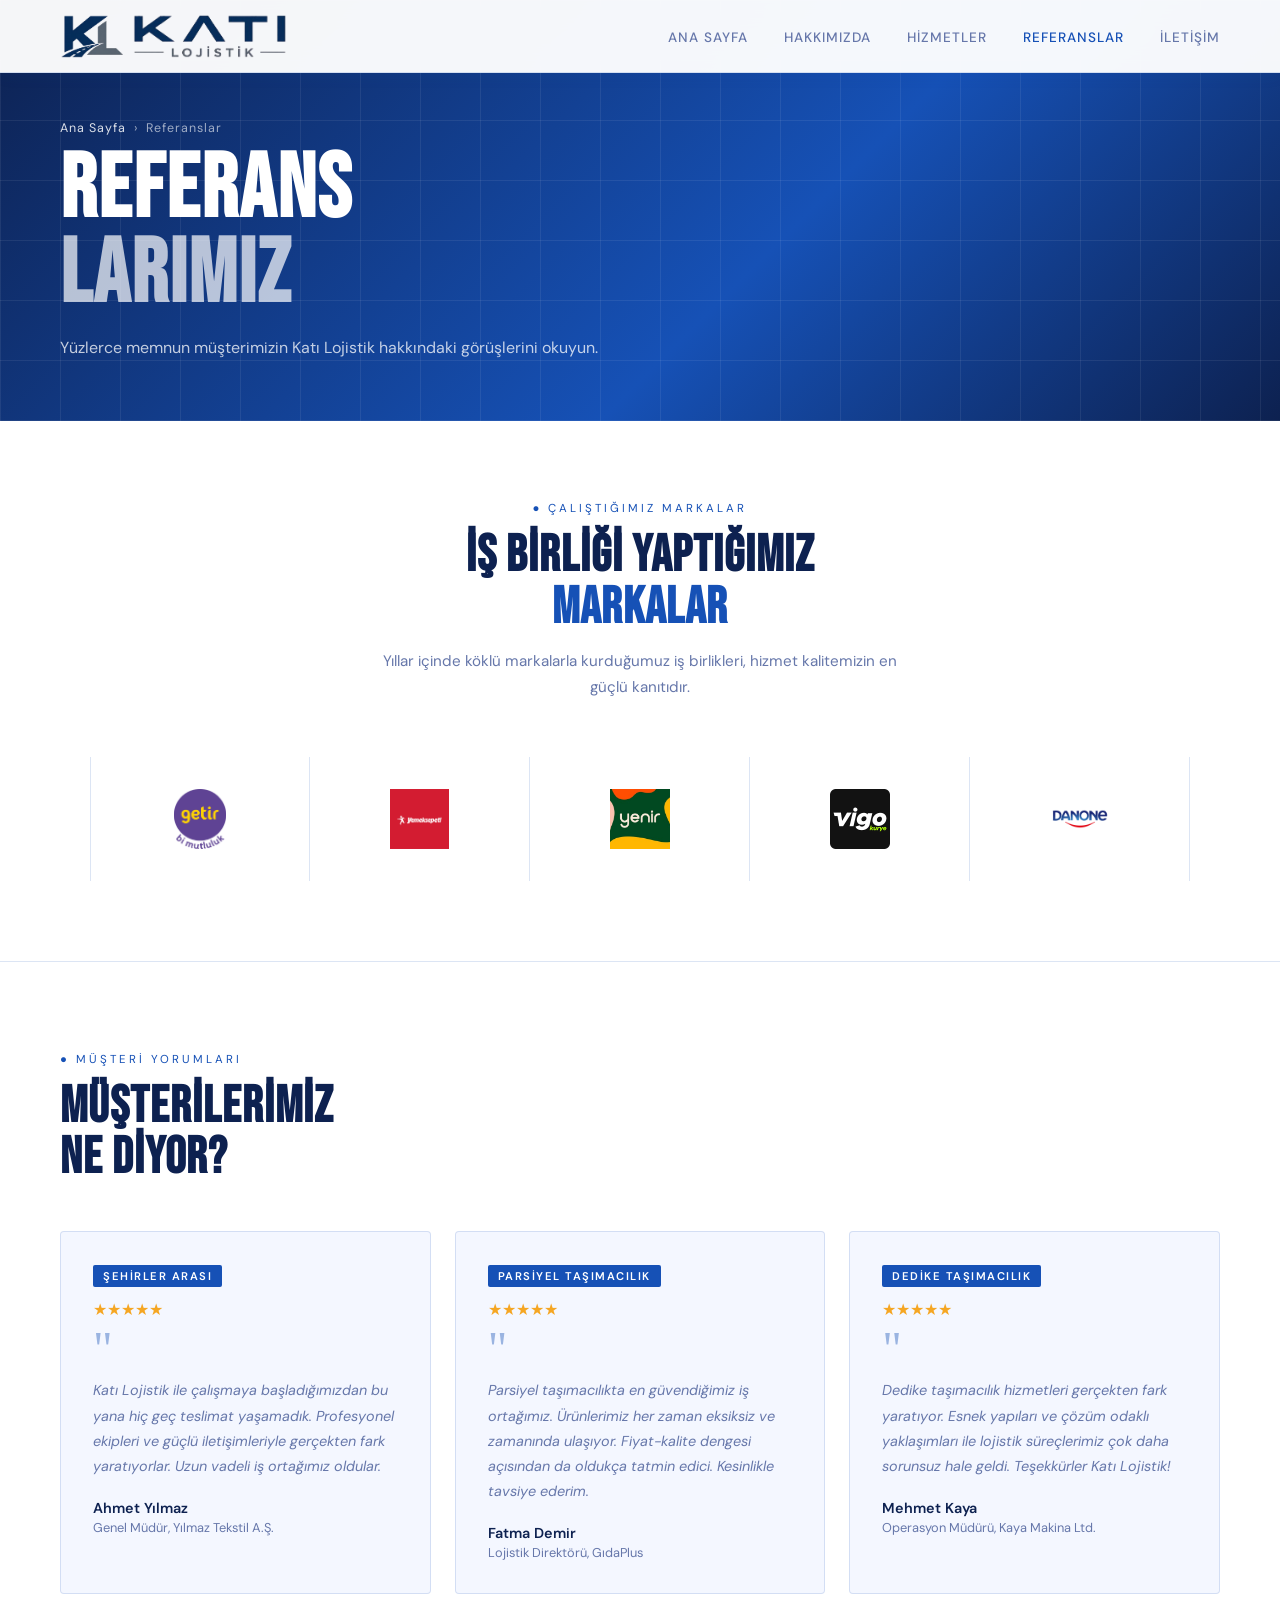
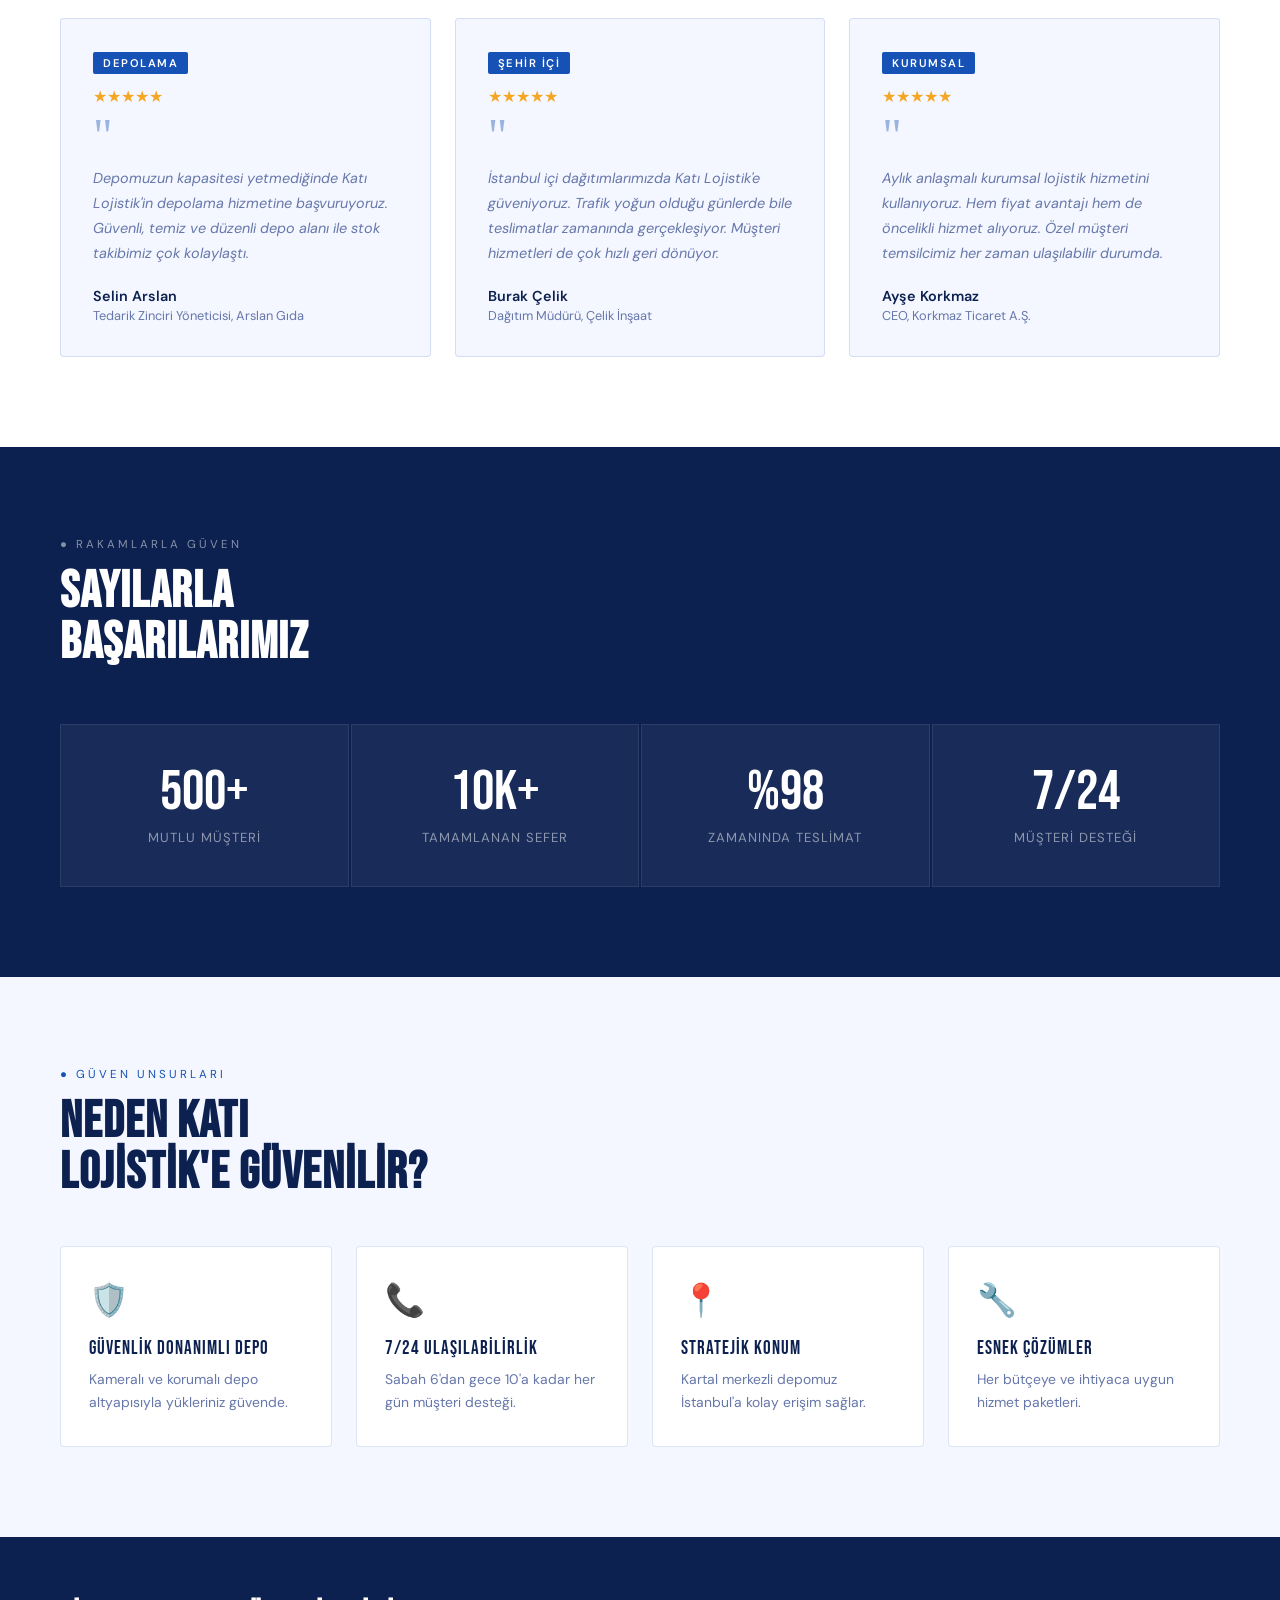
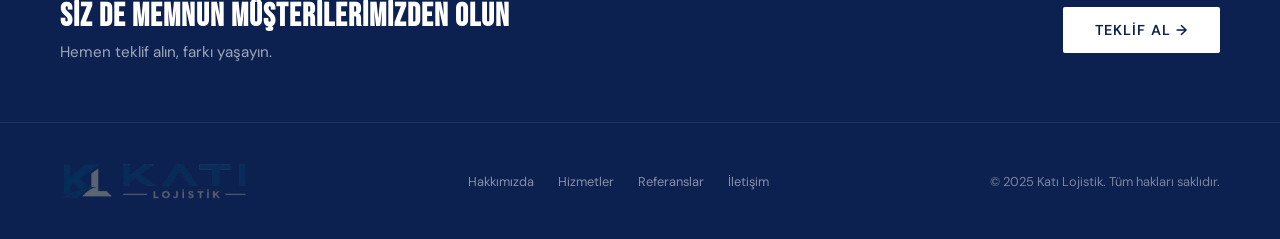
<file: referanslar.html>
<!doctype html>
<html lang="tr">
  <head>
    <meta charset="UTF-8" />
    <meta name="viewport" content="width=device-width, initial-scale=1.0" />
    <title>
      Referanslar – Katı Lojistik | Müşteri Yorumları ve Başarı Hikayeleri
    </title>
    <link
      rel="icon"
      type="image/x-icon"
      href="photos/main-kati-lojistik-logo.ico"
    />
    <meta
      name="description"
      content="Katı Lojistik müşteri referansları ve yorumları. Yüzlerce memnun müşterimizin deneyimlerini okuyun. İstanbul'un güvenilir lojistik firması."
    />
    <meta
      name="keywords"
      content="Katı Lojistik referanslar, müşteri yorumları, lojistik firma referans, İstanbul taşımacılık yorumları"
    />
    <meta name="robots" content="index, follow" />
    <link
      rel="canonical"
      href="https://www.katilojistik.com/referanslar.html"
    />
    <meta property="og:title" content="Referanslar – Katı Lojistik" />
    <meta
      property="og:description"
      content="Katı Lojistik müşteri referansları. Memnun müşterilerimizin deneyimlerini okuyun."
    />
    <meta property="og:type" content="website" />
    <meta
      property="og:url"
      content="https://www.katilojistik.com/referanslar.html"
    />
    <script type="application/ld+json">
      {
        "@context": "https://schema.org",
        "@type": "Organization",
        "name": "Katı Lojistik",
        "review": [
          {
            "@type": "Review",
            "reviewBody": "Katı Lojistik ile çalışmaya başladığımızdan bu yana hiç geç teslimat yaşamadık.",
            "author": { "@type": "Person", "name": "Ahmet Yılmaz" },
            "reviewRating": {
              "@type": "Rating",
              "ratingValue": "5",
              "bestRating": "5"
            }
          },
          {
            "@type": "Review",
            "reviewBody": "Parsiyel taşımacılıkta en güvendiğimiz iş ortağımız.",
            "author": { "@type": "Person", "name": "Fatma Demir" },
            "reviewRating": {
              "@type": "Rating",
              "ratingValue": "5",
              "bestRating": "5"
            }
          }
        ]
      }
    </script>
    <link rel="preconnect" href="https://fonts.googleapis.com" />

    <link rel="stylesheet" href="style.css" />
    <link
      href="https://fonts.googleapis.com/css2?family=Bebas+Neue&family=DM+Sans:wght@300;400;500;600&display=swap"
      rel="stylesheet"
    />
  </head>
  <body>
    <nav>
      <a href="index.html" class="nav-logo-group">
        <img src="photos/main-kati-lojistik-logo.png" alt="Katı Lojistik" />
        <img src="photos/wrt-kati-lojistik-logo.png" alt="Katı Lojistik" />
      </a>
      <ul>
        <li><a href="index.html">Ana Sayfa</a></li>
        <li><a href="hakkimizda.html">Hakkımızda</a></li>
        <li><a href="hizmetler.html">Hizmetler</a></li>
        <li><a href="referanslar.html" class="active">Referanslar</a></li>
        <li><a href="iletisim.html">İletişim</a></li>
      </ul>
    </nav>

    <div class="page-hero">
      <div class="page-hero-grid"></div>
      <div class="page-hero-content">
        <div class="breadcrumb">
          <a href="index.html">Ana Sayfa</a><span>›</span>Referanslar
        </div>
        <h1>REFERANS<br /><em>LARIMIZ</em></h1>
        <p>
          Yüzlerce memnun müşterimizin Katı Lojistik hakkındaki görüşlerini
          okuyun.
        </p>
      </div>
    </div>
    <!-- MARKA REFERANSLARI -->
    <section id="referanslarimiz-strip">
      <div class="section-tag">● Çalıştığımız Markalar</div>
      <h2>İŞ BİRLİĞİ YAPTIĞIMIZ<br /><em>MARKALAR</em></h2>
      <p class="ref-strip-sub">
        Yıllar içinde köklü markalarla kurduğumuz iş birlikleri, hizmet
        kalitemizin en güçlü kanıtıdır.
      </p>
      <div class="ref-logos-strip">
        <div class="ref-logo-item">
          <img src="photos/getir.png" alt="Referans Marka 1" />
        </div>
        <div class="ref-logo-item">
          <img src="photos/yemeks.png" alt="Referans Marka 2" />
        </div>
        <div class="ref-logo-item">
          <img src="photos/yenir_logo.png" alt="Referans Marka 3" />
        </div>
        <div class="ref-logo-item">
          <img src="photos/vigo-logo.png" alt="Referans Marka 4" />
        </div>
        <div class="ref-logo-item">
          <img src="photos/danone-logo.png" alt="Referans Marka 5" />
        </div>
      </div>
    </section>
    <!-- REFERANSLAR -->
    <section class="ref-section">
      <div class="section-tag">● Müşteri Yorumları</div>
      <h2>MÜŞTERİLERİMİZ<br />NE DİYOR?</h2>
      <div class="ref-grid">
        <div class="ref-card fade-up">
          <div class="ref-tag">Şehirler Arası</div>
          <div class="ref-stars">★★★★★</div>
          <div class="ref-quote-icon">"</div>
          <div class="ref-text">
            Katı Lojistik ile çalışmaya başladığımızdan bu yana hiç geç teslimat
            yaşamadık. Profesyonel ekipleri ve güçlü iletişimleriyle gerçekten
            fark yaratıyorlar. Uzun vadeli iş ortağımız oldular.
          </div>
          <div class="ref-author">Ahmet Yılmaz</div>
          <div class="ref-company">Genel Müdür, Yılmaz Tekstil A.Ş.</div>
        </div>
        <div class="ref-card fade-up">
          <div class="ref-tag">Parsiyel Taşımacılık</div>
          <div class="ref-stars">★★★★★</div>
          <div class="ref-quote-icon">"</div>
          <div class="ref-text">
            Parsiyel taşımacılıkta en güvendiğimiz iş ortağımız. Ürünlerimiz her
            zaman eksiksiz ve zamanında ulaşıyor. Fiyat-kalite dengesi açısından
            da oldukça tatmin edici. Kesinlikle tavsiye ederim.
          </div>
          <div class="ref-author">Fatma Demir</div>
          <div class="ref-company">Lojistik Direktörü, GıdaPlus</div>
        </div>
        <div class="ref-card fade-up">
          <div class="ref-tag">Dedike Taşımacılık</div>
          <div class="ref-stars">★★★★★</div>
          <div class="ref-quote-icon">"</div>
          <div class="ref-text">
            Dedike taşımacılık hizmetleri gerçekten fark yaratıyor. Esnek
            yapıları ve çözüm odaklı yaklaşımları ile lojistik süreçlerimiz çok
            daha sorunsuz hale geldi. Teşekkürler Katı Lojistik!
          </div>
          <div class="ref-author">Mehmet Kaya</div>
          <div class="ref-company">Operasyon Müdürü, Kaya Makina Ltd.</div>
        </div>
        <div class="ref-card fade-up">
          <div class="ref-tag">Depolama</div>
          <div class="ref-stars">★★★★★</div>
          <div class="ref-quote-icon">"</div>
          <div class="ref-text">
            Depomuzun kapasitesi yetmediğinde Katı Lojistik'in depolama
            hizmetine başvuruyoruz. Güvenli, temiz ve düzenli depo alanı ile
            stok takibimiz çok kolaylaştı.
          </div>
          <div class="ref-author">Selin Arslan</div>
          <div class="ref-company">Tedarik Zinciri Yöneticisi, Arslan Gıda</div>
        </div>
        <div class="ref-card fade-up">
          <div class="ref-tag">Şehir İçi</div>
          <div class="ref-stars">★★★★★</div>
          <div class="ref-quote-icon">"</div>
          <div class="ref-text">
            İstanbul içi dağıtımlarımızda Katı Lojistik'e güveniyoruz. Trafik
            yoğun olduğu günlerde bile teslimatlar zamanında gerçekleşiyor.
            Müşteri hizmetleri de çok hızlı geri dönüyor.
          </div>
          <div class="ref-author">Burak Çelik</div>
          <div class="ref-company">Dağıtım Müdürü, Çelik İnşaat</div>
        </div>
        <div class="ref-card fade-up">
          <div class="ref-tag">Kurumsal</div>
          <div class="ref-stars">★★★★★</div>
          <div class="ref-quote-icon">"</div>
          <div class="ref-text">
            Aylık anlaşmalı kurumsal lojistik hizmetini kullanıyoruz. Hem fiyat
            avantajı hem de öncelikli hizmet alıyoruz. Özel müşteri temsilcimiz
            her zaman ulaşılabilir durumda.
          </div>
          <div class="ref-author">Ayşe Korkmaz</div>
          <div class="ref-company">CEO, Korkmaz Ticaret A.Ş.</div>
        </div>
      </div>
    </section>

    <!-- RAKAMLAR -->
    <section class="stats-section">
      <div class="section-tag">● Rakamlarla Güven</div>
      <h2>SAYILARLA<br />BAŞARILARIMIZ</h2>
      <div class="stats-grid">
        <div class="stat-box fade-up">
          <div class="stat-num">500+</div>
          <div class="stat-label">Mutlu Müşteri</div>
        </div>
        <div class="stat-box fade-up">
          <div class="stat-num">10K+</div>
          <div class="stat-label">Tamamlanan Sefer</div>
        </div>
        <div class="stat-box fade-up">
          <div class="stat-num">%98</div>
          <div class="stat-label">Zamanında Teslimat</div>
        </div>
        <div class="stat-box fade-up">
          <div class="stat-num">7/24</div>
          <div class="stat-label">Müşteri Desteği</div>
        </div>
      </div>
    </section>

    <!-- NEDEN GÜVENİLİR -->
    <section class="trust-section">
      <div class="section-tag">● Güven Unsurları</div>
      <h2>NEDEN KATı<br />LOJİSTİK'E GÜVENİLİR?</h2>
      <div class="trust-grid">
        <div class="trust-item fade-up">
          <div class="trust-icon">🛡️</div>
          <div class="trust-title">Güvenlik Donanımlı Depo</div>
          <div class="trust-desc">
            Kameralı ve korumalı depo altyapısıyla yükleriniz güvende.
          </div>
        </div>
        <div class="trust-item fade-up">
          <div class="trust-icon">📞</div>
          <div class="trust-title">7/24 Ulaşılabilirlik</div>
          <div class="trust-desc">
            Sabah 6'dan gece 10'a kadar her gün müşteri desteği.
          </div>
        </div>
        <div class="trust-item fade-up">
          <div class="trust-icon">📍</div>
          <div class="trust-title">Stratejik Konum</div>
          <div class="trust-desc">
            Kartal merkezli depomuz İstanbul'a kolay erişim sağlar.
          </div>
        </div>
        <div class="trust-item fade-up">
          <div class="trust-icon">🔧</div>
          <div class="trust-title">Esnek Çözümler</div>
          <div class="trust-desc">
            Her bütçeye ve ihtiyaca uygun hizmet paketleri.
          </div>
        </div>
      </div>
    </section>

    <div class="cta-band">
      <div>
        <h3>SİZ DE MEMNUN MÜŞTERİLERİMİZDEN OLUN</h3>
        <p>Hemen teklif alın, farkı yaşayın.</p>
      </div>
      <a href="iletisim.html" class="btn-dark">Teklif Al →</a>
    </div>

    <footer>
      <a href="index.html" class="nav-logo-group"
        ><img
          src="photos/main-kati-lojistik-logo.png"
          alt="Katı Lojistik" /><img
          src="photos/wrt-kati-lojistik-logo.png"
          alt="Katı Lojistik"
      /></a>
      <div class="footer-links">
        <a href="hakkimizda.html">Hakkımızda</a>
        <a href="hizmetler.html">Hizmetler</a>
        <a href="referanslar.html">Referanslar</a>
        <a href="iletisim.html">İletişim</a>
      </div>
      <p>© 2025 Katı Lojistik. Tüm hakları saklıdır.</p>
    </footer>

    <script>
      const obs = new IntersectionObserver(
        (entries) =>
          entries.forEach((e) => {
            if (e.isIntersecting) e.target.classList.add("visible");
          }),
        { threshold: 0.1 },
      );
      document.querySelectorAll(".fade-up").forEach((el) => obs.observe(el));
    </script>
  </body>
</html>
</file>
<file: style.css>
/* ========================================
   KATI LOJİSTİK – Ortak Stil Dosyası
   ======================================== */

@import url("https://fonts.googleapis.com/css2?family=Bebas+Neue&family=DM+Sans:wght@300;400;500;600&display=swap");

:root {
  --navy: #0d2150;
  --blue: #1651b6;
  --accent: #1651b6;
  --light: #f4f7ff;
  --white: #ffffff;
  --gray: #6677aa;
  --dark-text: #0d2150;
  --body-bg: #f4f7ff;
  --card-bg: #ffffff;
  --border: rgba(22, 81, 182, 0.15);
}

* {
  margin: 0;
  padding: 0;
  box-sizing: border-box;
}
html {
  scroll-behavior: smooth;
}
body {
  font-family: "DM Sans", sans-serif;
  background: var(--body-bg);
  color: var(--dark-text);
  overflow-x: hidden;
}

/* NAV */
nav {
  position: fixed;
  top: 0;
  width: 100%;
  z-index: 100;
  padding: 14px 60px;
  display: flex;
  align-items: center;
  justify-content: space-between;
  background: rgba(255, 255, 255, 0.96);
  backdrop-filter: blur(12px);
  border-bottom: 1px solid var(--border);
  box-shadow: 0 2px 16px rgba(22, 81, 182, 0.07);
}
.nav-logo-group {
  display: flex;
  align-items: center;
  gap: 10px;
  text-decoration: none;
}
.nav-logo-group img {
  height: 44px;
  width: auto;
  display: block;
}
.logo {
  font-family: "Bebas Neue", sans-serif;
  font-size: 1.8rem;
  letter-spacing: 3px;
  color: var(--navy);
  text-decoration: none;
}
.logo span {
  color: var(--accent);
}
nav ul {
  list-style: none;
  display: flex;
  gap: 36px;
}
nav ul a {
  text-decoration: none;
  color: var(--gray);
  font-size: 0.85rem;
  font-weight: 500;
  letter-spacing: 1px;
  text-transform: uppercase;
  transition: color 0.2s;
}
nav ul a:hover,
nav ul a.active {
  color: var(--accent);
}

/* PAGE HERO */
.page-hero {
  min-height: 40vh;
  display: flex;
  align-items: flex-end;
  padding: 120px 60px 60px;
  position: relative;
  overflow: hidden;
  background: linear-gradient(135deg, #0d2150 0%, #1651b6 60%, #0d2150 100%);
  color: var(--white);
}
.page-hero-grid {
  position: absolute;
  inset: 0;
  background-image:
    linear-gradient(rgba(255, 255, 255, 0.07) 1px, transparent 1px),
    linear-gradient(90deg, rgba(255, 255, 255, 0.07) 1px, transparent 1px);
  background-size: 60px 60px;
}
.page-hero-content {
  position: relative;
  z-index: 2;
}
.breadcrumb {
  font-size: 0.78rem;
  color: rgba(255, 255, 255, 0.6);
  letter-spacing: 1px;
  margin-bottom: 12px;
}
.breadcrumb a {
  color: rgba(255, 255, 255, 0.85);
  text-decoration: none;
}
.breadcrumb span {
  margin: 0 8px;
}
.page-hero h1 {
  font-family: "Bebas Neue", sans-serif;
  font-size: clamp(3rem, 7vw, 6rem);
  line-height: 0.95;
  letter-spacing: 2px;
  color: var(--white);
}
.page-hero h1 em {
  color: rgba(255, 255, 255, 0.7);
  font-style: normal;
}
.page-hero p {
  color: rgba(255, 255, 255, 0.75);
  font-size: 1rem;
  line-height: 1.7;
  max-width: 560px;
  margin-top: 16px;
}

/* SECTIONS */
section {
  padding: 90px 60px;
}
.section-tag {
  font-size: 0.72rem;
  letter-spacing: 3px;
  text-transform: uppercase;
  color: var(--accent);
  margin-bottom: 14px;
}
h2 {
  font-family: "Bebas Neue", sans-serif;
  font-size: clamp(2.2rem, 4vw, 3.5rem);
  line-height: 1;
  letter-spacing: 1px;
  color: var(--navy);
}
h3 {
  font-family: "Bebas Neue", sans-serif;
  letter-spacing: 1px;
}

/* BUTTONS */
.btn-primary {
  background: var(--accent);
  color: var(--white);
  padding: 14px 32px;
  border: none;
  border-radius: 2px;
  font-family: "DM Sans", sans-serif;
  font-weight: 600;
  font-size: 0.9rem;
  letter-spacing: 1px;
  cursor: pointer;
  text-decoration: none;
  text-transform: uppercase;
  transition:
    transform 0.2s,
    box-shadow 0.2s;
  display: inline-block;
}
.btn-primary:hover {
  transform: translateY(-2px);
  box-shadow: 0 8px 24px rgba(22, 81, 182, 0.3);
}
.btn-outline {
  background: transparent;
  color: var(--navy);
  padding: 14px 32px;
  border: 1.5px solid var(--navy);
  border-radius: 2px;
  font-family: "DM Sans", sans-serif;
  font-weight: 500;
  font-size: 0.9rem;
  letter-spacing: 1px;
  cursor: pointer;
  text-decoration: none;
  text-transform: uppercase;
  transition:
    border-color 0.2s,
    color 0.2s,
    background 0.2s;
  display: inline-block;
}
.btn-outline:hover {
  border-color: var(--accent);
  color: var(--white);
  background: var(--accent);
}

/* FORM */
form {
  display: flex;
  flex-direction: column;
  gap: 12px;
}
.form-row {
  display: grid;
  grid-template-columns: 1fr 1fr;
  gap: 12px;
}
.form-group {
  display: flex;
  flex-direction: column;
  gap: 5px;
}
.form-label {
  font-size: 0.7rem;
  letter-spacing: 1px;
  text-transform: uppercase;
  color: var(--gray);
}
.form-section-title {
  font-size: 0.7rem;
  letter-spacing: 2px;
  text-transform: uppercase;
  color: var(--gray);
  margin-top: 6px;
}
.form-divider {
  border: none;
  border-top: 1px solid var(--border);
  margin: 4px 0;
}
input,
textarea,
select {
  background: var(--white);
  border: 1.5px solid var(--border);
  color: var(--dark-text);
  padding: 12px 16px;
  border-radius: 2px;
  font-family: "DM Sans", sans-serif;
  font-size: 0.9rem;
  outline: none;
  transition: border-color 0.2s;
  width: 100%;
}
input::placeholder,
textarea::placeholder {
  color: var(--gray);
}
input:focus,
textarea:focus,
select:focus {
  border-color: var(--accent);
}
textarea {
  resize: vertical;
  min-height: 90px;
}
select {
  background-color: var(--white);
  color: var(--dark-text);
  cursor: pointer;
  -webkit-appearance: none;
  appearance: none;
  background-image: url("data:image/svg+xml,%3Csvg xmlns='http://www.w3.org/2000/svg' width='12' height='8' viewBox='0 0 12 8'%3E%3Cpath d='M1 1l5 5 5-5' stroke='%231651b6' stroke-width='1.5' fill='none' stroke-linecap='round'/%3E%3C/svg%3E");
  background-repeat: no-repeat;
  background-position: right 14px center;
  padding-right: 36px;
}
select option {
  background-color: var(--white);
  color: var(--dark-text);
}
.btn-submit {
  background: var(--accent);
  color: var(--white);
  padding: 16px 32px;
  border: none;
  border-radius: 2px;
  font-family: "DM Sans", sans-serif;
  font-weight: 700;
  font-size: 0.9rem;
  letter-spacing: 1px;
  cursor: pointer;
  text-transform: uppercase;
  transition:
    transform 0.2s,
    box-shadow 0.2s;
  align-self: flex-start;
  margin-top: 4px;
}
.btn-submit:hover {
  transform: translateY(-2px);
  box-shadow: 0 8px 24px rgba(22, 81, 182, 0.25);
}

/* FOOTER */
footer {
  background: var(--navy);
  padding: 40px 60px;
  display: flex;
  justify-content: space-between;
  align-items: center;
  border-top: 1px solid rgba(255, 255, 255, 0.08);
  flex-wrap: wrap;
  gap: 16px;
}
footer .nav-logo-group img {
  height: 36px;
}
footer p {
  color: rgba(255, 255, 255, 0.45);
  font-size: 0.8rem;
}
.footer-links {
  display: flex;
  gap: 24px;
}
.footer-links a {
  color: rgba(255, 255, 255, 0.5);
  text-decoration: none;
  font-size: 0.8rem;
  transition: color 0.2s;
}
.footer-links a:hover {
  color: var(--white);
}

/* ANIMATIONS */
@keyframes fadeUp {
  from {
    opacity: 0;
    transform: translateY(24px);
  }
  to {
    opacity: 1;
    transform: translateY(0);
  }
}
.fade-up {
  opacity: 0;
  transform: translateY(20px);
  transition:
    opacity 0.5s ease,
    transform 0.5s ease;
}
.fade-up.visible {
  opacity: 1;
  transform: translateY(0);
}

/* CTA BAND */
.cta-band {
  background: var(--navy);
  padding: 60px;
  display: flex;
  justify-content: space-between;
  align-items: center;
  gap: 32px;
  flex-wrap: wrap;
}
.cta-band h3 {
  font-family: "Bebas Neue", sans-serif;
  font-size: 2rem;
  color: var(--white);
  letter-spacing: 1px;
}
.cta-band p {
  color: rgba(255, 255, 255, 0.6);
  font-size: 0.95rem;
  margin-top: 6px;
}
.btn-dark {
  background: var(--white);
  color: var(--navy);
  padding: 14px 32px;
  border: none;
  border-radius: 2px;
  font-family: "DM Sans", sans-serif;
  font-weight: 600;
  font-size: 0.9rem;
  letter-spacing: 1px;
  cursor: pointer;
  text-decoration: none;
  text-transform: uppercase;
  transition: transform 0.2s;
  display: inline-block;
  white-space: nowrap;
}
.btn-dark:hover {
  transform: translateY(-2px);
}

/* PHOTO PLACEHOLDER */
.photo-placeholder {
  width: 100%;
  aspect-ratio: 4/3;
  background: linear-gradient(135deg, #dde6f8 0%, #c2d3f5 100%);
  border: 2px dashed rgba(22, 81, 182, 0.3);
  border-radius: 4px;
  display: flex;
  flex-direction: column;
  align-items: center;
  justify-content: center;
  color: var(--accent);
  gap: 10px;
  min-height: 260px;
}
.photo-placeholder span {
  font-size: 0.78rem;
  letter-spacing: 1px;
  text-transform: uppercase;
  opacity: 0.6;
}

/* MENU TOGGLE */
.menu-toggle {
  display: none;
  flex-direction: column;
  gap: 5px;
  cursor: pointer;
  padding: 4px;
}
.menu-toggle span {
  display: block;
  width: 24px;
  height: 2px;
  background: var(--navy);
  border-radius: 2px;
}

/* RESPONSIVE */
@media (max-width: 768px) {
  nav {
    padding: 12px 24px;
  }
  nav ul {
    display: none;
    flex-direction: column;
    gap: 0;
    position: absolute;
    top: 100%;
    left: 0;
    right: 0;
    background: rgba(255, 255, 255, 0.98);
    border-bottom: 1px solid var(--border);
    padding: 12px 0;
  }
  nav ul.active {
    display: flex;
  }
  nav ul li a {
    display: block;
    padding: 12px 24px;
  }
  .menu-toggle {
    display: flex;
  }
  section,
  .page-hero,
  .cta-band {
    padding: 60px 24px;
  }
  .form-row {
    grid-template-columns: 1fr;
  }
  footer {
    flex-direction: column;
    text-align: center;
    padding: 32px 24px;
  }
  .footer-links {
    justify-content: center;
  }
}

/* ---- HİZMETLER SAYFASI ---- */
.hizmet-section {
  padding: 90px 60px;
  border-bottom: 1px solid var(--border);
}
.hizmet-section:last-of-type {
  border-bottom: none;
}
.hizmet-grid {
  display: grid;
  grid-template-columns: 1fr 1fr;
  gap: 72px;
  align-items: center;
}
.hizmet-grid.reverse {
  direction: rtl;
}
.hizmet-grid.reverse > * {
  direction: ltr;
}
.hizmet-visual {
  border-radius: 4px;
  overflow: hidden;
}
.hizmet-visual .photo-placeholder {
  border-radius: 4px;
}
.hizmet-tag {
  font-size: 0.72rem;
  letter-spacing: 2px;
  text-transform: uppercase;
  color: var(--accent);
  margin-bottom: 14px;
}
.hizmet-text h2 {
  margin-bottom: 20px;
}
.hizmet-text p {
  color: var(--gray);
  font-size: 0.95rem;
  line-height: 1.8;
  margin-bottom: 14px;
}
.hizmet-features {
  list-style: none;
  margin: 24px 0 32px;
  display: flex;
  flex-direction: column;
  gap: 10px;
}
.hizmet-features li {
  display: flex;
  align-items: center;
  gap: 10px;
  color: var(--gray);
  font-size: 0.88rem;
}
.hizmet-features li::before {
  content: "✓";
  color: var(--accent);
  font-weight: 700;
  flex-shrink: 0;
}

.services-overview {
  background: var(--white);
  border: 1px solid var(--border);
  padding: 90px 60px;
}
.services-quick-grid {
  display: grid;
  grid-template-columns: repeat(auto-fit, minmax(180px, 1fr));
  gap: 16px;
  margin-top: 48px;
}
.quick-card {
  background: var(--light);
  border: 1.5px solid var(--border);
  padding: 24px 20px;
  border-radius: 4px;
  text-align: center;
  text-decoration: none;
  color: var(--navy);
  transition:
    background 0.2s,
    border-color 0.2s,
    transform 0.2s;
}
.quick-card:hover {
  background: var(--accent);
  color: var(--white);
  border-color: var(--accent);
  transform: translateY(-3px);
}
.quick-card-icon {
  font-size: 2rem;
  margin-bottom: 10px;
}
.quick-card-title {
  font-size: 0.82rem;
  font-weight: 600;
  letter-spacing: 0.5px;
}

/* ---- HAKKIMIZDA ---- */
.about-section {
  background: var(--white);
}
.about-grid {
  display: grid;
  grid-template-columns: 1fr 1fr;
  gap: 72px;
  margin-top: 56px;
  align-items: start;
}
.about-text p {
  color: var(--gray);
  font-size: 0.95rem;
  line-height: 1.85;
  margin-bottom: 18px;
}
.about-values {
  display: flex;
  flex-direction: column;
  gap: 16px;
}

.value-item {
  display: flex;
  align-items: flex-start;
  gap: 16px;
  padding: 24px;
  background: var(--light);
  border-left: 3px solid var(--accent);
  border-radius: 2px;
  transition: transform 0.2s;
}
.value-item:hover {
  transform: translateX(6px);
}
.value-icon {
  font-size: 1.6rem;
  flex-shrink: 0;
}
.value-title {
  font-weight: 600;
  font-size: 0.95rem;
  color: var(--navy);
  margin-bottom: 4px;
}
.value-desc {
  font-size: 0.85rem;
  color: var(--gray);
  line-height: 1.5;
}

.mission-section {
  background: var(--light);
}
.mission-grid {
  display: grid;
  grid-template-columns: 1fr 1fr;
  gap: 48px;
  margin-top: 56px;
}
.mission-card {
  background: var(--white);
  border: 1.5px solid var(--border);
  padding: 36px;
  border-radius: 4px;
  transition: border-color 0.3s;
}
.mission-card:hover {
  border-color: var(--accent);
}
.mission-card h3 {
  font-family: "Bebas Neue", sans-serif;
  font-size: 1.6rem;
  letter-spacing: 1px;
  margin-bottom: 14px;
  color: var(--accent);
}
.mission-card p {
  color: var(--gray);
  font-size: 0.9rem;
  line-height: 1.8;
}

.team-section {
  background: var(--white);
}
.stats-row {
  display: grid;
  grid-template-columns: repeat(auto-fit, minmax(160px, 1fr));
  gap: 2px;
  margin-top: 56px;
}
.stat-box {
  background: var(--light);
  border: 1px solid var(--border);
  padding: 40px 28px;
  text-align: center;
}
.stat-box-num {
  font-family: "Bebas Neue", sans-serif;
  font-size: 3.5rem;
  color: var(--accent);
  line-height: 1;
}
.stat-box-label {
  font-size: 0.82rem;
  color: var(--gray);
  letter-spacing: 1px;
  text-transform: uppercase;
  margin-top: 8px;
  line-height: 1.4;
}

/* ---- REFERANSLAR ---- */
.reviews-grid {
  display: grid;
  grid-template-columns: repeat(auto-fit, minmax(300px, 1fr));
  gap: 24px;
  margin-top: 48px;
}
.review-card {
  background: var(--white);
  border: 1.5px solid var(--border);
  padding: 32px;
  border-radius: 4px;
  transition:
    border-color 0.3s,
    transform 0.2s;
}
.review-card:hover {
  border-color: var(--accent);
  transform: translateY(-3px);
}
.review-stars {
  color: #f5a623;
  font-size: 1rem;
  margin-bottom: 14px;
}
.review-text {
  color: var(--gray);
  font-size: 0.9rem;
  line-height: 1.75;
  margin-bottom: 20px;
  font-style: italic;
}
.review-author {
  display: flex;
  align-items: center;
  gap: 12px;
}
.review-avatar {
  width: 44px;
  height: 44px;
  border-radius: 50%;
  background: var(--light);
  border: 2px solid var(--border);
  display: flex;
  align-items: center;
  justify-content: center;
  font-family: "Bebas Neue", sans-serif;
  font-size: 1.1rem;
  color: var(--accent);
  flex-shrink: 0;
}
.review-name {
  font-weight: 600;
  font-size: 0.9rem;
  color: var(--navy);
}
.review-company {
  font-size: 0.8rem;
  color: var(--gray);
}

.logos-section {
  background: var(--light);
}
.logos-grid {
  display: grid;
  grid-template-columns: repeat(auto-fit, minmax(140px, 1fr));
  gap: 16px;
  margin-top: 48px;
}
.logo-item {
  background: var(--white);
  border: 1px solid var(--border);
  border-radius: 4px;
  padding: 28px 20px;
  display: flex;
  align-items: center;
  justify-content: center;
  font-size: 0.85rem;
  color: var(--gray);
  text-align: center;
  transition: border-color 0.2s;
}
.logo-item:hover {
  border-color: var(--accent);
}

/* ---- İLETİŞİM ---- */
.contact-grid {
  display: grid;
  grid-template-columns: 1fr 1fr;
  gap: 72px;
  margin-top: 56px;
}
.contact-info {
  display: flex;
  flex-direction: column;
  gap: 28px;
}
.contact-item {
  display: flex;
  align-items: flex-start;
  gap: 16px;
}
.contact-icon {
  width: 48px;
  height: 48px;
  border-radius: 2px;
  background: var(--light);
  border: 1.5px solid var(--border);
  display: flex;
  align-items: center;
  justify-content: center;
  font-size: 1.3rem;
  flex-shrink: 0;
}
.contact-label {
  font-size: 0.72rem;
  letter-spacing: 2px;
  text-transform: uppercase;
  color: var(--gray);
  margin-bottom: 4px;
}
.contact-value {
  font-size: 0.95rem;
  color: var(--navy);
  font-weight: 500;
}
.contact-value a {
  color: var(--navy);
  text-decoration: none;
}
.contact-value a:hover {
  color: var(--accent);
}

/* ---- INDEX HERO ---- */
#hero {
  min-height: 100vh;
  display: flex;
  flex-direction: column;
  justify-content: center;
  padding: 120px 60px 80px;
  position: relative;
  overflow: hidden;
  background: linear-gradient(135deg, #0d2150 0%, #1651b6 60%, #0d2150 100%);
}
.hero-bg {
  position: absolute;
  inset: 0;
  background: radial-gradient(
    ellipse at 70% 50%,
    rgba(22, 81, 182, 0.4) 0%,
    transparent 70%
  );
}
.hero-grid {
  position: absolute;
  inset: 0;
  background-image:
    linear-gradient(rgba(255, 255, 255, 0.06) 1px, transparent 1px),
    linear-gradient(90deg, rgba(255, 255, 255, 0.06) 1px, transparent 1px);
  background-size: 60px 60px;
}
.hero-content {
  position: relative;
  z-index: 2;
  max-width: 680px;
}
.hero-tag {
  font-size: 0.78rem;
  letter-spacing: 2px;
  text-transform: uppercase;
  color: rgba(255, 255, 255, 0.65);
  margin-bottom: 20px;
}
#hero h1 {
  font-family: "Bebas Neue", sans-serif;
  font-size: clamp(4rem, 9vw, 8rem);
  line-height: 0.9;
  letter-spacing: 2px;
  color: var(--white);
}
#hero h1 em {
  color: rgba(255, 255, 255, 0.55);
  font-style: normal;
}
.hero-sub {
  color: rgba(255, 255, 255, 0.7);
  font-size: 1.05rem;
  line-height: 1.7;
  max-width: 520px;
  margin: 24px 0 36px;
}
.hero-ctas {
  display: flex;
  gap: 16px;
  flex-wrap: wrap;
}
.hero-stats {
  position: absolute;
  bottom: 60px;
  right: 60px;
  display: flex;
  gap: 48px;
  z-index: 2;
}
.stat-num {
  font-family: "Bebas Neue", sans-serif;
  font-size: 2.8rem;
  color: var(--white);
  line-height: 1;
}
.stat-num span {
  color: rgba(255, 255, 255, 0.5);
  font-size: 1.8rem;
}
.stat-label {
  font-size: 0.75rem;
  color: rgba(255, 255, 255, 0.5);
  letter-spacing: 1px;
  text-transform: uppercase;
  margin-top: 4px;
}

/* INDEX: Hizmetler önizleme */
#hizmetler-onizleme {
  background: var(--white);
}
.services-grid {
  display: grid;
  grid-template-columns: repeat(auto-fit, minmax(240px, 1fr));
  gap: 20px;
  margin-top: 48px;
}
.service-card {
  background: var(--light);
  border: 1.5px solid var(--border);
  padding: 32px 28px;
  border-radius: 4px;
  text-decoration: none;
  color: var(--navy);
  display: block;
  position: relative;
  overflow: hidden;
  transition:
    background 0.2s,
    border-color 0.2s,
    transform 0.2s;
}
.service-card::before {
  content: "";
  position: absolute;
  left: 0;
  top: 0;
  bottom: 0;
  width: 3px;
  background: var(--accent);
  transform: scaleX(0);
  transform-origin: left;
  transition: transform 0.2s;
}
.service-card:hover {
  background: var(--white);
  border-color: var(--accent);
  transform: translateY(-4px);
  box-shadow: 0 8px 32px rgba(22, 81, 182, 0.1);
}
.service-card:hover::before {
  transform: scaleX(1);
}
.service-icon {
  font-size: 2.2rem;
  margin-bottom: 18px;
}
.service-title {
  font-family: "Bebas Neue", sans-serif;
  font-size: 1.4rem;
  letter-spacing: 1px;
  margin-bottom: 10px;
}
.service-desc {
  color: var(--gray);
  font-size: 0.87rem;
  line-height: 1.7;
}
.services-footer {
  text-align: center;
  margin-top: 48px;
}

/* INDEX: Neden biz */
#neden-biz {
  background: var(--light);
}
.values-grid {
  display: grid;
  grid-template-columns: repeat(auto-fit, minmax(220px, 1fr));
  gap: 24px;
  margin-top: 56px;
}

/* RESPONSIVE ALT SAYFALAR */
@media (max-width: 768px) {
  .hizmet-grid,
  .hizmet-grid.reverse,
  .about-grid,
  .mission-grid,
  .contact-grid {
    grid-template-columns: 1fr;
    direction: ltr;
    gap: 32px;
  }
  .hizmet-section,
  .services-overview {
    padding: 60px 24px;
  }
  .hero-stats {
    position: static;
    margin-top: 48px;
    flex-wrap: wrap;
    gap: 32px;
  }
  #hero {
    padding: 100px 24px 80px;
  }
}

/* ---- İLETİŞİM SAYFASI ---- */
.contact-section {
  padding: 90px 60px;
  background: var(--white);
}
.iletisim-grid {
  display: grid;
  grid-template-columns: 1fr 1fr;
  gap: 72px;
  margin-top: 48px;
}
.contact-info-block {
  display: flex;
  flex-direction: column;
  gap: 24px;
}
.contact-info-block > p {
  color: var(--gray);
  font-size: 0.95rem;
  line-height: 1.8;
}
.contact-icon-box {
  width: 44px;
  height: 44px;
  border-radius: 2px;
  background: var(--light);
  border: 1.5px solid var(--border);
  display: flex;
  align-items: center;
  justify-content: center;
  font-size: 1.2rem;
  flex-shrink: 0;
}
.contact-label {
  font-size: 0.7rem;
  letter-spacing: 2px;
  text-transform: uppercase;
  color: var(--gray);
  margin-bottom: 4px;
}
.contact-val {
  font-size: 0.95rem;
  color: var(--navy);
  font-weight: 500;
}
.contact-val a {
  color: var(--navy);
  text-decoration: none;
}
.contact-val a:hover {
  color: var(--accent);
}
.social-links {
  display: flex;
  gap: 12px;
  flex-wrap: wrap;
  margin-top: 8px;
}
.social-btn {
  background: var(--light);
  border: 1.5px solid var(--border);
  color: var(--navy);
  padding: 10px 18px;
  border-radius: 2px;
  text-decoration: none;
  font-size: 0.82rem;
  font-weight: 500;
  transition:
    border-color 0.2s,
    background 0.2s,
    color 0.2s;
}
.social-btn:hover {
  border-color: var(--accent);
  background: var(--accent);
  color: var(--white);
}

.map-section {
  padding: 90px 60px;
  background: var(--light);
}
.map-grid {
  display: grid;
  grid-template-columns: 1fr 1fr;
  gap: 56px;
  margin-top: 48px;
  align-items: start;
}
.map-info {
  display: flex;
  flex-direction: column;
  gap: 0;
}
.map-info h3 {
  font-family: "Bebas Neue", sans-serif;
  font-size: 1.4rem;
  letter-spacing: 1px;
  margin-bottom: 20px;
  color: var(--navy);
}
.konum-detail {
  display: flex;
  align-items: flex-start;
  gap: 14px;
  padding: 18px 0;
  border-bottom: 1px solid var(--border);
}
.konum-detail:last-child {
  border-bottom: none;
}
.konum-icon {
  font-size: 1.4rem;
  flex-shrink: 0;
  margin-top: 2px;
}
.konum-detail-title {
  font-weight: 600;
  font-size: 0.9rem;
  margin-bottom: 4px;
  color: var(--navy);
}
.konum-detail-text {
  font-size: 0.85rem;
  color: var(--gray);
  line-height: 1.6;
}
.map-container {
  border-radius: 4px;
  overflow: hidden;
  border: 1.5px solid var(--border);
  height: 420px;
}
.map-container iframe {
  width: 100%;
  height: 100%;
  border: none;
}

@media (max-width: 768px) {
  .iletisim-grid,
  .map-grid {
    grid-template-columns: 1fr;
    gap: 40px;
  }
  .contact-section,
  .map-section {
    padding: 60px 24px;
  }
}

/* ---- REFERANSLAR SAYFASI ---- */
.ref-section {
  padding: 90px 60px;
  background: var(--white);
}
.ref-grid {
  display: grid;
  grid-template-columns: repeat(auto-fit, minmax(300px, 1fr));
  gap: 24px;
  margin-top: 48px;
}
.ref-card {
  background: var(--light);
  border: 1.5px solid var(--border);
  padding: 32px;
  border-radius: 4px;
  transition:
    border-color 0.3s,
    transform 0.2s;
  position: relative;
}
.ref-card:hover {
  border-color: var(--accent);
  transform: translateY(-3px);
  box-shadow: 0 8px 32px rgba(22, 81, 182, 0.08);
}
.ref-tag {
  display: inline-block;
  background: var(--accent);
  color: var(--white);
  font-size: 0.7rem;
  font-weight: 600;
  letter-spacing: 1.5px;
  text-transform: uppercase;
  padding: 4px 10px;
  border-radius: 2px;
  margin-bottom: 12px;
}
.ref-stars {
  color: #f5a623;
  font-size: 1rem;
  margin-bottom: 10px;
}
.ref-quote-icon {
  font-family: Georgia, serif;
  font-size: 3rem;
  color: var(--accent);
  line-height: 0.8;
  margin-bottom: 10px;
  opacity: 0.4;
}
.ref-text {
  color: var(--gray);
  font-size: 0.9rem;
  line-height: 1.75;
  margin-bottom: 20px;
  font-style: italic;
}
.ref-author {
  font-weight: 600;
  font-size: 0.9rem;
  color: var(--navy);
}
.ref-company {
  font-size: 0.8rem;
  color: var(--gray);
  margin-top: 2px;
}

.stats-section {
  padding: 90px 60px;
  background: var(--navy);
}
.stats-section .section-tag {
  color: rgba(255, 255, 255, 0.5);
}
.stats-section h2 {
  color: var(--white);
}
.stats-grid {
  display: grid;
  grid-template-columns: repeat(auto-fit, minmax(180px, 1fr));
  gap: 2px;
  margin-top: 56px;
}
.stats-section .stat-box {
  background: rgba(255, 255, 255, 0.05);
  border: 1px solid rgba(255, 255, 255, 0.08);
}
.stats-section .stat-num {
  font-family: "Bebas Neue", sans-serif;
  font-size: 3.5rem;
  color: var(--white);
  line-height: 1;
}
.stats-section .stat-label {
  font-size: 0.82rem;
  color: rgba(255, 255, 255, 0.5);
  letter-spacing: 1px;
  text-transform: uppercase;
  margin-top: 8px;
}

.trust-section {
  padding: 90px 60px;
  background: var(--light);
}
.trust-grid {
  display: grid;
  grid-template-columns: repeat(auto-fit, minmax(220px, 1fr));
  gap: 24px;
  margin-top: 48px;
}
.trust-item {
  background: var(--white);
  border: 1.5px solid var(--border);
  padding: 32px 28px;
  border-radius: 4px;
  transition:
    border-color 0.3s,
    transform 0.2s;
}
.trust-item:hover {
  border-color: var(--accent);
  transform: translateY(-3px);
}
.trust-icon {
  font-size: 2rem;
  margin-bottom: 16px;
}
.trust-title {
  font-family: "Bebas Neue", sans-serif;
  font-size: 1.2rem;
  letter-spacing: 1px;
  color: var(--navy);
  margin-bottom: 8px;
}
.trust-desc {
  font-size: 0.87rem;
  color: var(--gray);
  line-height: 1.65;
}

@media (max-width: 768px) {
  .ref-section,
  .stats-section,
  .trust-section {
    padding: 60px 24px;
  }
  .ref-grid,
  .trust-grid {
    grid-template-columns: 1fr;
  }
}

/* ---- REFERANSLARIMIZ STRIP (index) ---- */
#referanslarimiz-strip {
  background: var(--white);
  padding: 80px 60px;
  border-bottom: 1px solid var(--border);
  text-align: center;
}
#referanslarimiz-strip h2 em {
  color: var(--accent);
  font-style: normal;
}
.ref-strip-sub {
  color: var(--gray);
  font-size: 0.95rem;
  line-height: 1.7;
  max-width: 520px;
  margin: 16px auto 56px;
}
.ref-logos-strip {
  display: flex;
  align-items: center;
  justify-content: center;
  gap: 0;
  flex-wrap: wrap;
}
.ref-logo-item {
  flex: 1 1 180px;
  max-width: 220px;
  padding: 32px 28px;
  border-right: 1px solid var(--border);
  display: flex;
  align-items: center;
  justify-content: center;
  transition: background 0.2s;
}
.ref-logo-item:first-child {
  border-left: 1px solid var(--border);
}
.ref-logo-item:hover {
  background: var(--light);
}
.ref-logo-item img {
  max-width: 130px;
  max-height: 60px;
  width: 100%;
  height: auto;
  object-fit: contain;
  filter: none;
  transition: filter 0.3s;
}
.ref-logo-item:hover img {
  filter: drop-shadow(0 4px 12px rgba(22, 81, 182, 0.2));
}

@media (max-width: 768px) {
  #referanslarimiz-strip {
    padding: 60px 24px;
  }
  .ref-logos-strip {
    gap: 0;
  }
  .ref-logo-item {
    flex: 1 1 calc(50% - 1px);
    border-right: 1px solid var(--border);
    border-bottom: 1px solid var(--border);
    padding: 24px 20px;
  }
  .ref-logo-item:first-child {
    border-left: 1px solid var(--border);
  }
}
</file>
